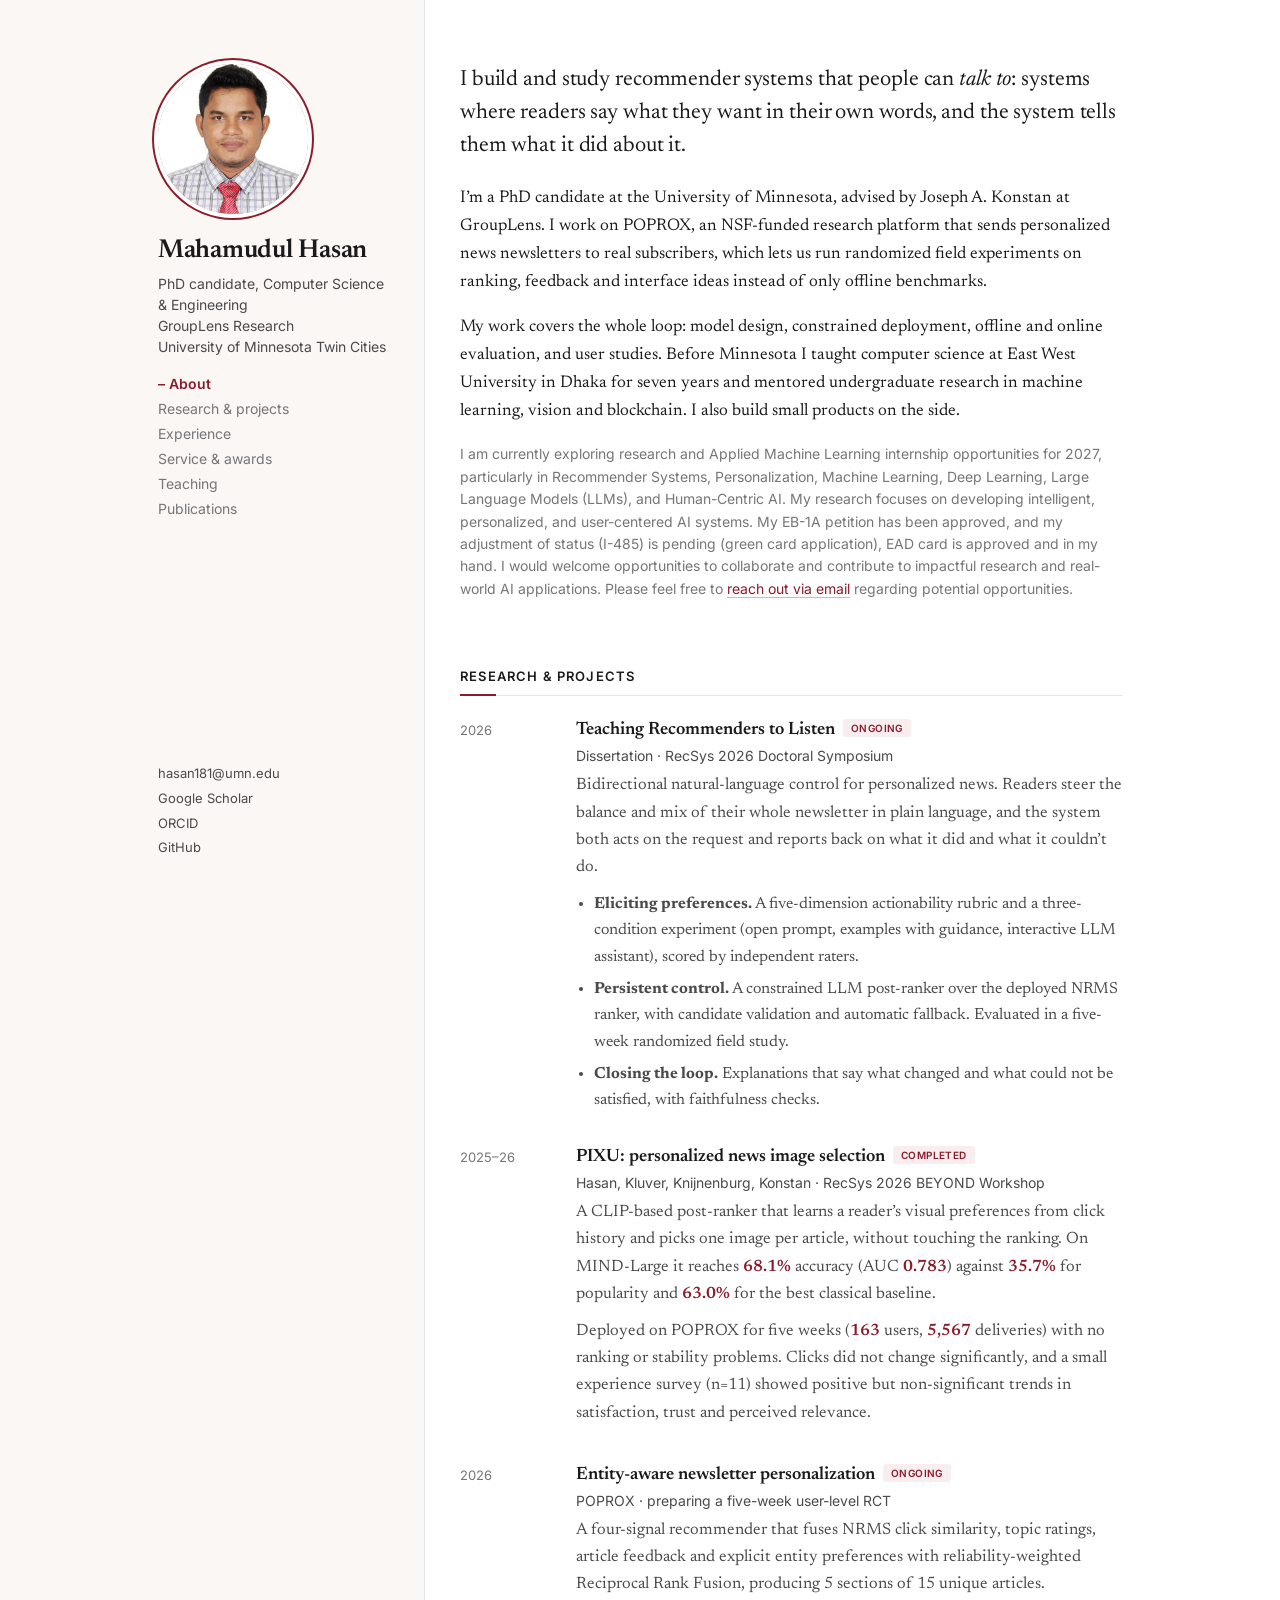
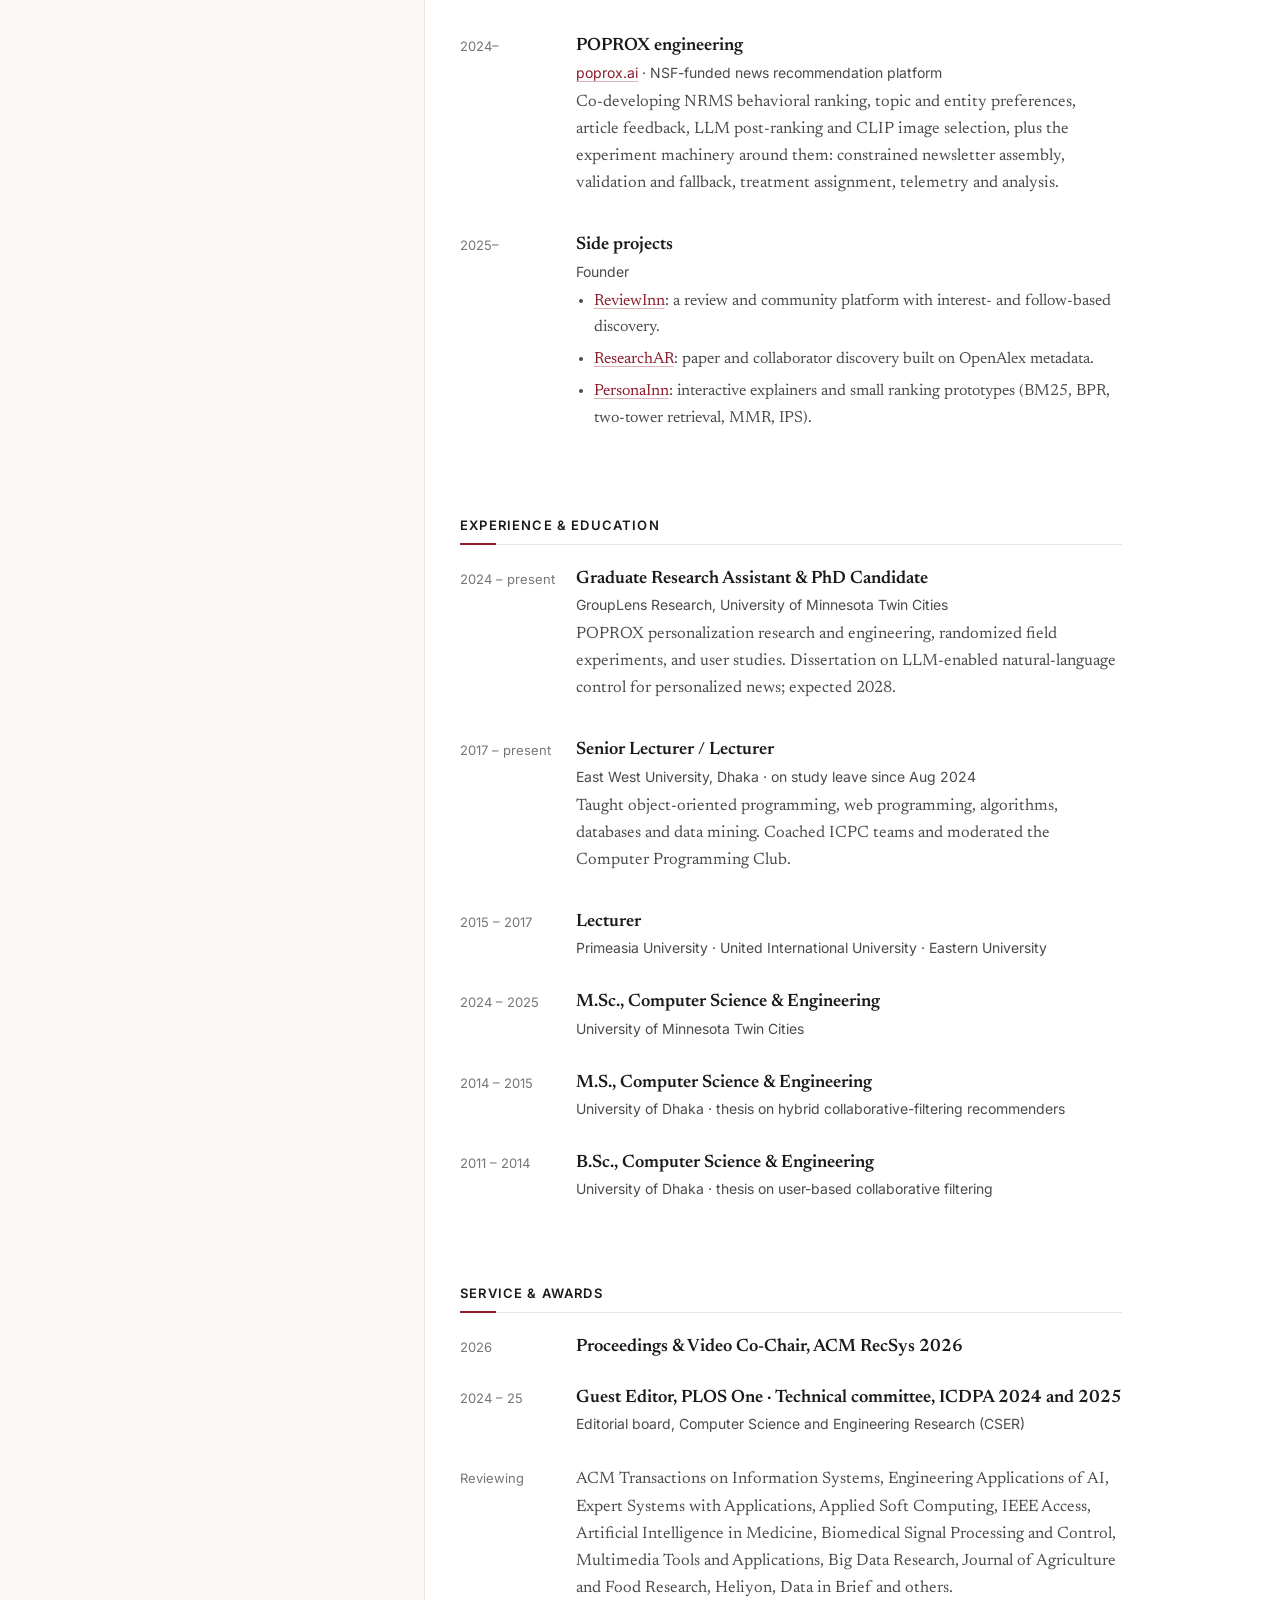
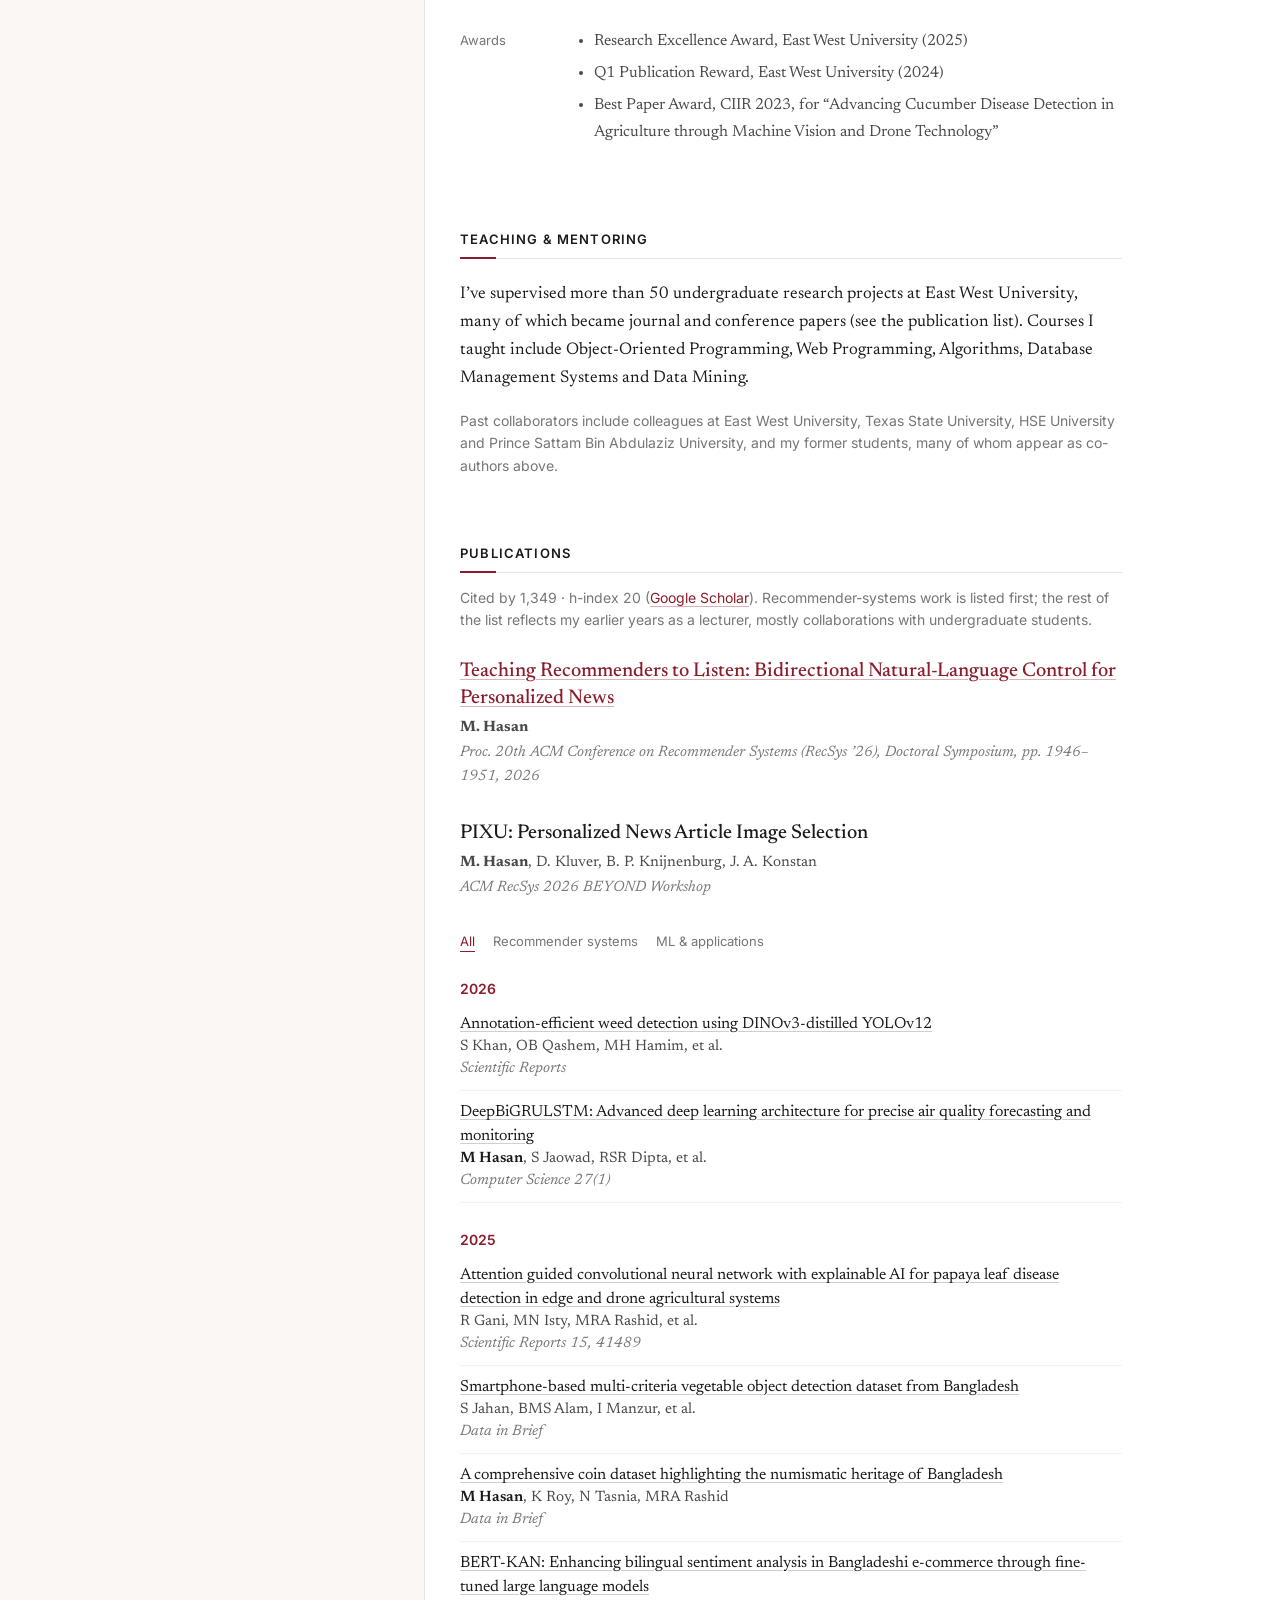
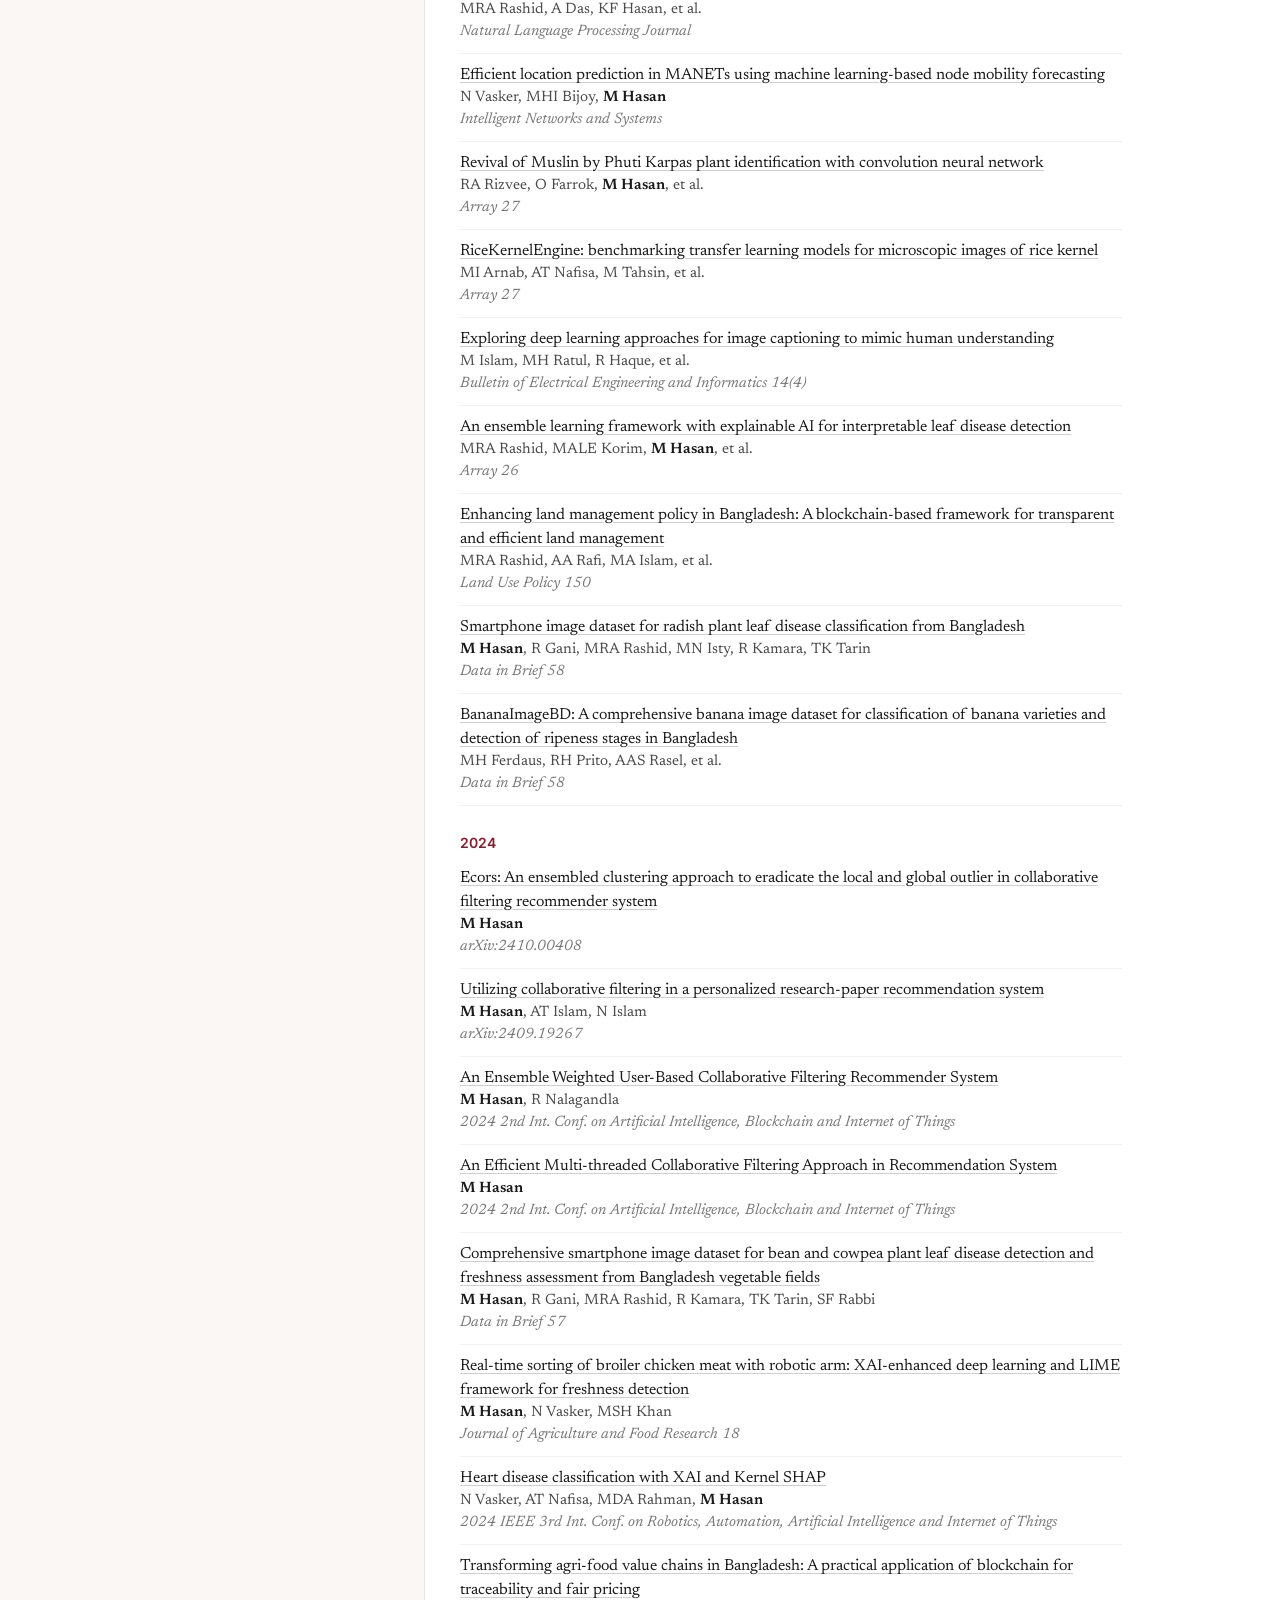
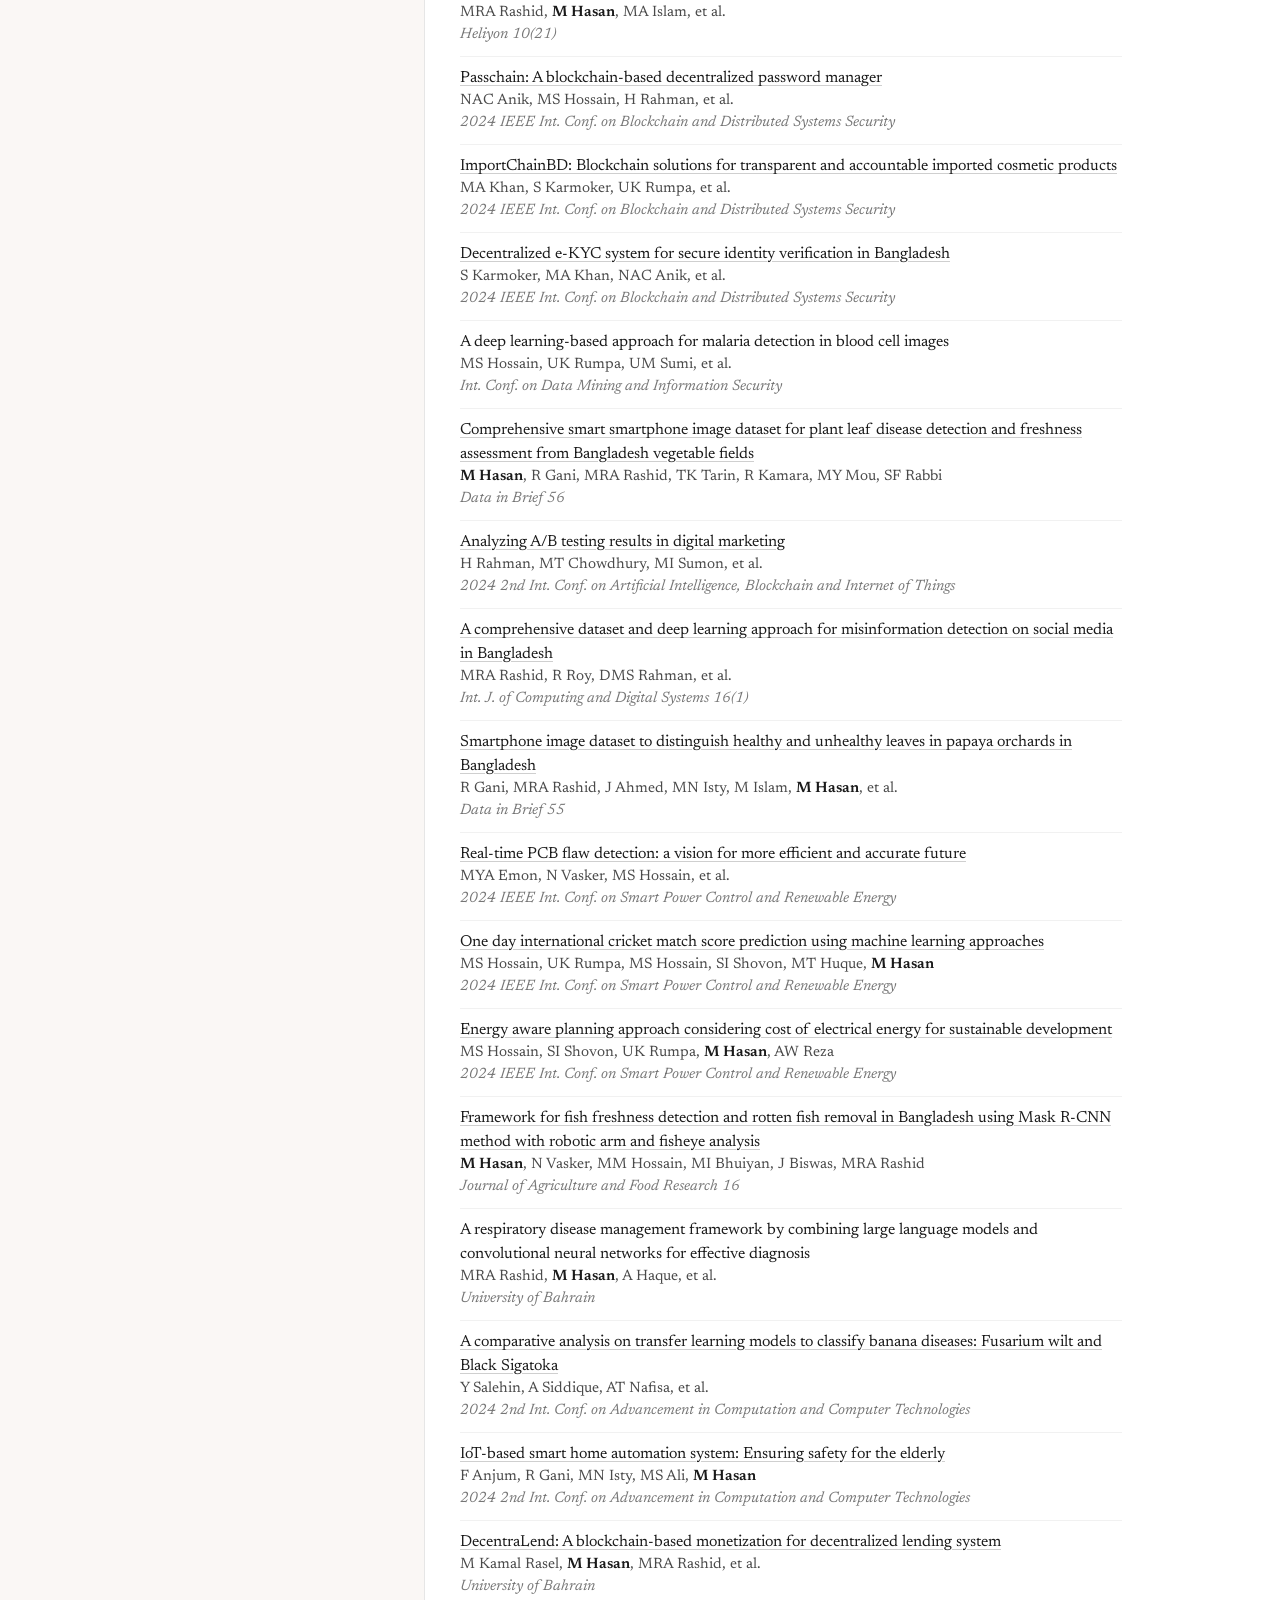
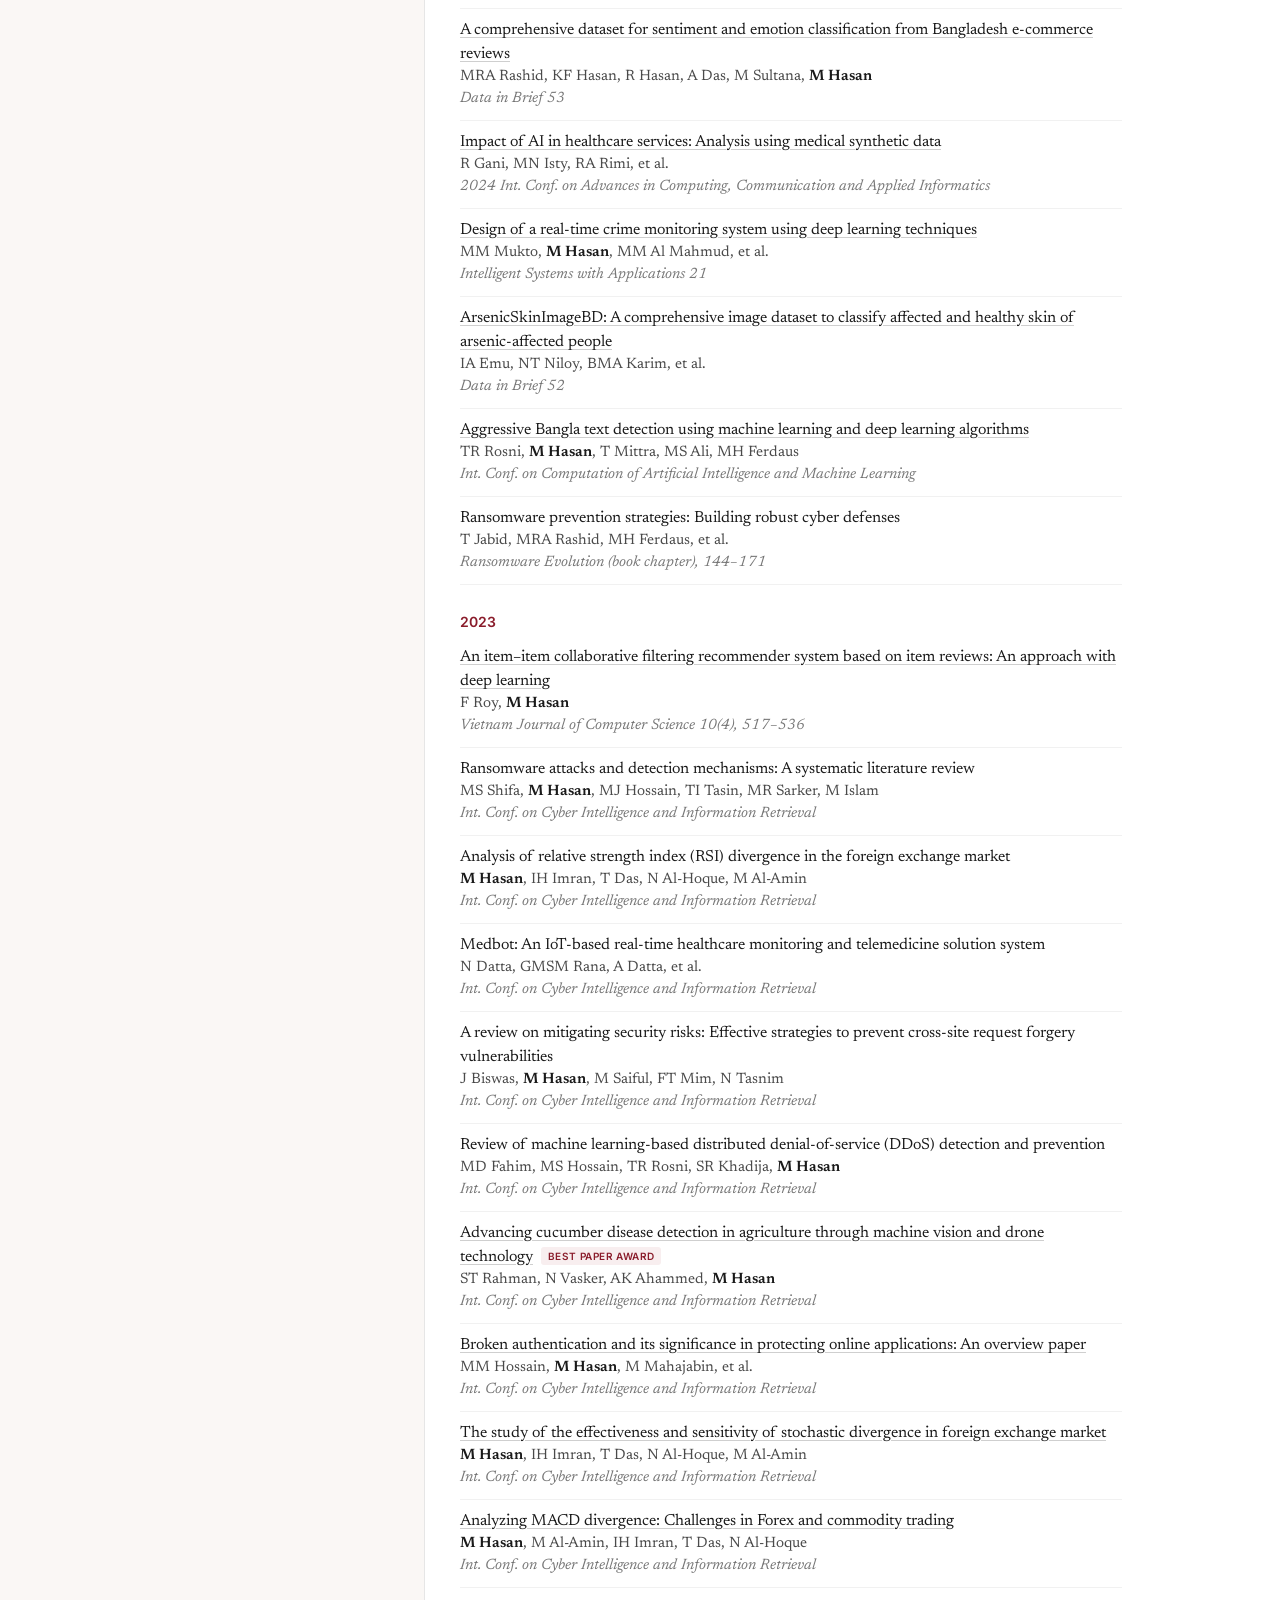
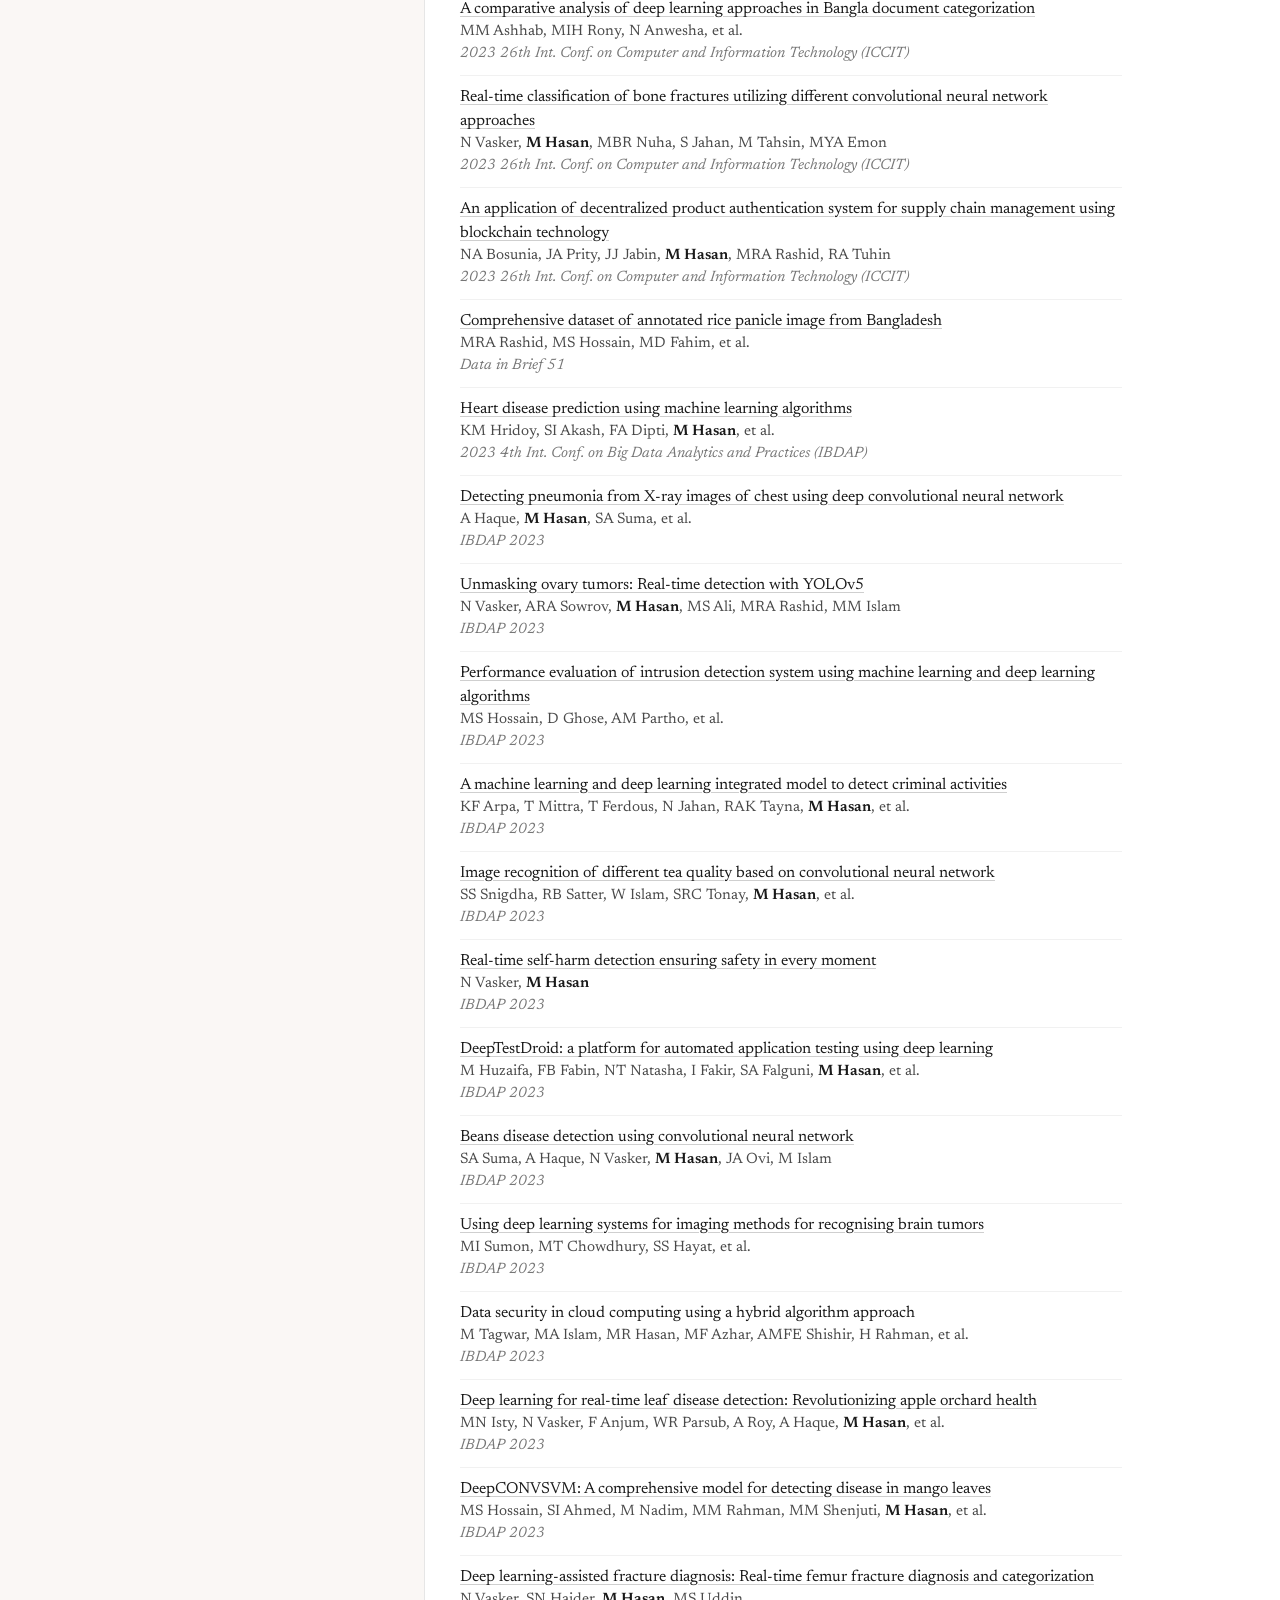
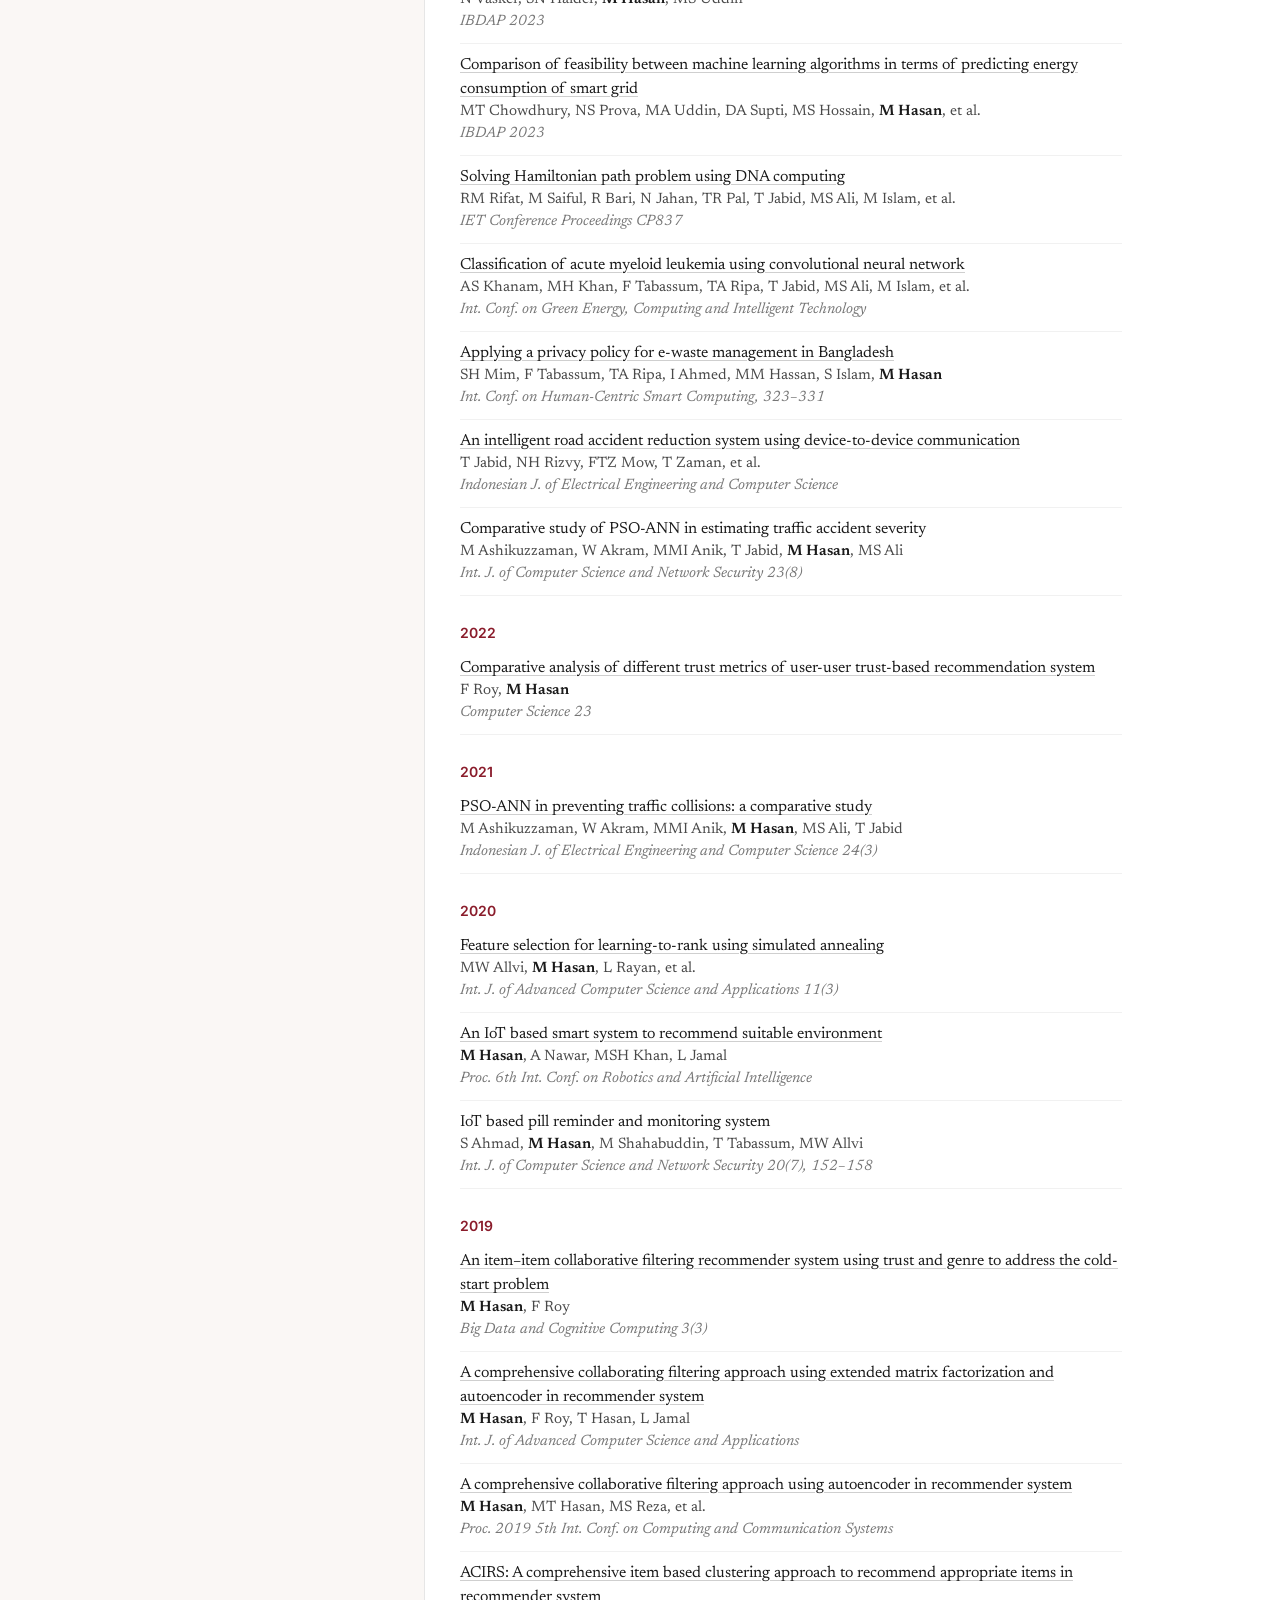
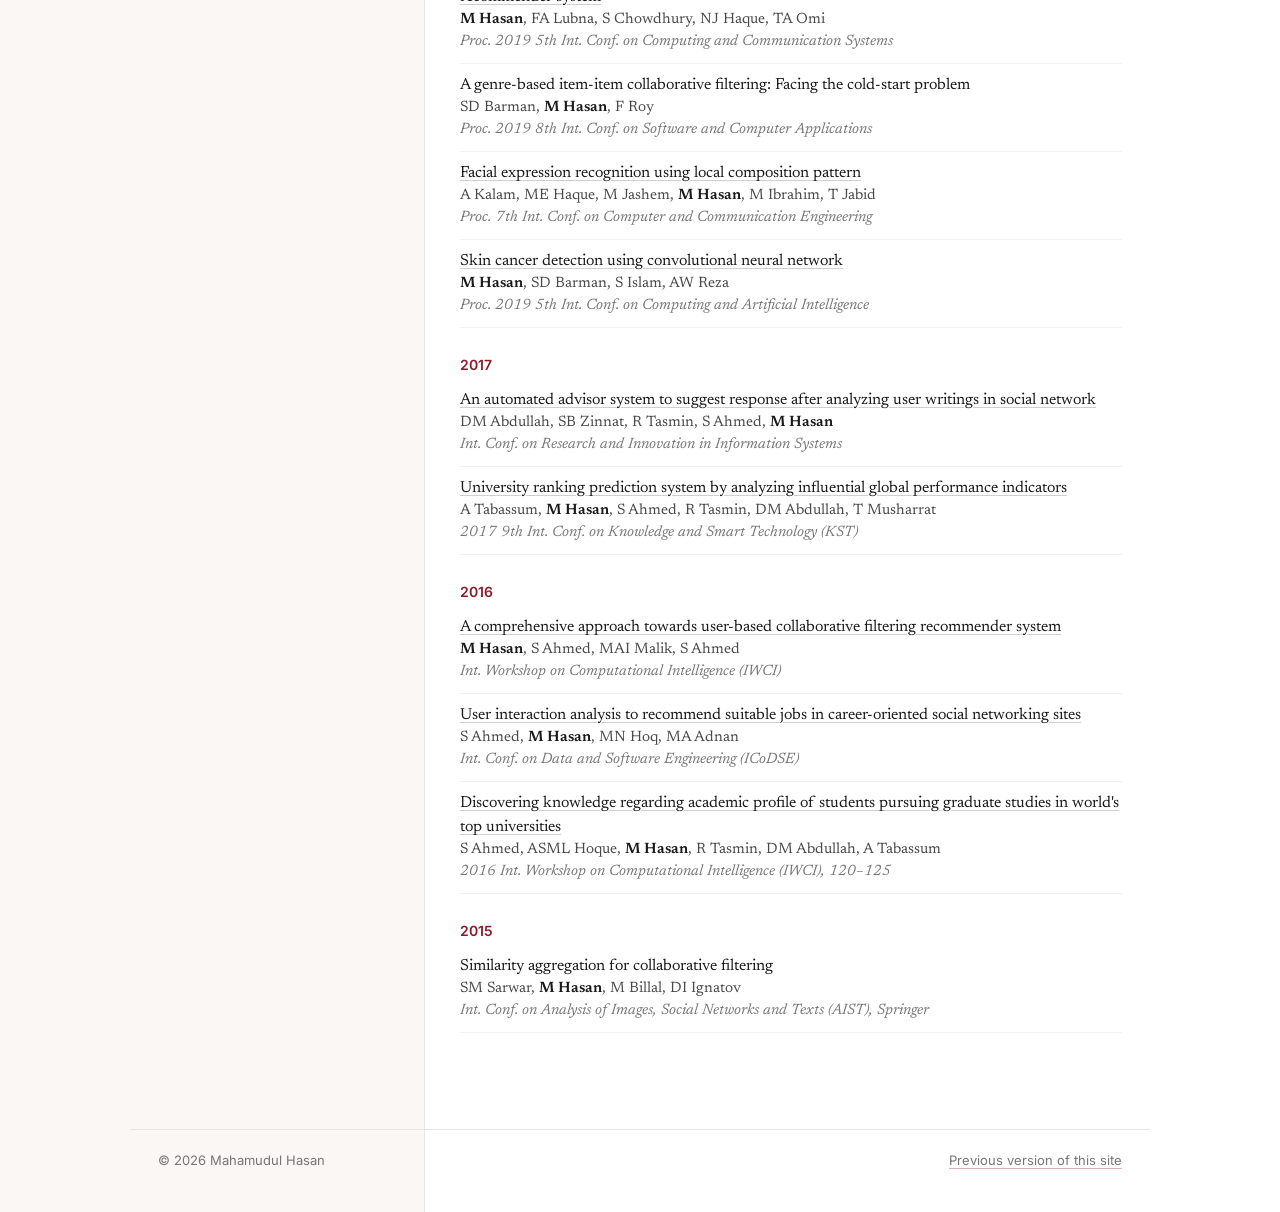
<file: index.html>
<!doctype html>
<html lang="en">
<head>
<meta charset="utf-8">
<meta name="viewport" content="width=device-width,initial-scale=1">
<title>Mahamudul Hasan</title>
<meta name="description" content="Mahamudul Hasan is a PhD candidate at the University of Minnesota (GroupLens) working on recommender systems, natural-language control and personalized news.">
<meta property="og:title" content="Mahamudul Hasan">
<meta property="og:description" content="PhD candidate in recommender systems at GroupLens, University of Minnesota.">
<meta property="og:type" content="website">
<meta property="og:image" content="https://mahamudul.pp.ua/profile.jpg">
<link rel="canonical" href="https://mahamudul.pp.ua/">
<link rel="preconnect" href="https://fonts.googleapis.com">
<link rel="preconnect" href="https://fonts.gstatic.com" crossorigin>
<link href="https://fonts.googleapis.com/css2?family=Inter:wght@400;500;600&family=Newsreader:ital,opsz,wght@0,6..72,400;0,6..72,500;0,6..72,600;1,6..72,400&display=swap" rel="stylesheet">
<style>
:root{--ink:#1a1a1a;--soft:#4a4a4a;--mute:#767676;--rule:#e6e6e6;--link:#8a1c2b;--tint:#f8eeef;--warm:#faf7f5;--serif:'Newsreader',Georgia,serif;--sans:'Inter',system-ui,sans-serif}
*{box-sizing:border-box}
html{scroll-behavior:smooth}
body{margin:0;background:#fff;color:var(--ink);font:17px/1.65 var(--serif)}
a{color:var(--link);text-decoration:underline;text-decoration-thickness:1px;text-underline-offset:3px;text-decoration-color:#d9b3b8}
a:hover{text-decoration-color:var(--link);background:var(--tint)}
a:focus-visible{outline:2px solid var(--link);outline-offset:3px}
.skip{position:absolute;left:-9999px}.skip:focus{left:12px;top:12px;background:#fff;padding:8px;z-index:9}

.page{max-width:1020px;margin:0 auto;padding:0 28px;display:grid;grid-template-columns:230px 1fr;gap:72px}
aside{position:sticky;top:0;align-self:start;padding:64px 0 40px;height:100vh;display:flex;flex-direction:column}
aside img{width:150px;height:150px;border-radius:50%;object-fit:cover;object-position:50% 25%;display:block;margin-bottom:22px;box-shadow:0 0 0 4px #fff,0 0 0 6px var(--link)}
aside h1{font:600 26px/1.2 var(--serif);margin:0 0 6px;letter-spacing:-.01em}
aside .role{font:14px/1.5 var(--sans);color:var(--soft);margin:0 0 20px}
nav{font:14px/1 var(--sans);display:flex;flex-direction:column;gap:11px;margin-bottom:26px}
nav a{color:var(--mute);text-decoration:none}
nav a:hover{background:none}nav a:hover,nav a.on{color:var(--ink)}
nav a.on{color:var(--link);font-weight:600}nav a.on:before{content:"– "}
.contact{font:13px/1.9 var(--sans);margin-top:auto}
.contact a{color:var(--soft);text-decoration:none;display:block}
.contact a:hover{color:var(--link);background:none}

main{padding:64px 0 40px;min-width:0}
section{padding-bottom:56px;scroll-margin-top:36px}
h2{font:600 13px/1 var(--sans);letter-spacing:.09em;text-transform:uppercase;color:var(--ink);margin:0 0 22px;padding-bottom:12px;border-bottom:1px solid var(--rule);position:relative}h2:before{content:'';position:absolute;left:0;bottom:-1px;width:36px;height:2px;background:var(--link)}
p{margin:0 0 1em}
.lede{font-size:22px;line-height:1.5;letter-spacing:-.005em}
.lede em{font-style:italic}
.small{font:14px/1.6 var(--sans);color:var(--mute)}

.item{display:grid;grid-template-columns:96px 1fr;gap:20px;margin-bottom:26px}
.when{font:13px/1.9 var(--sans);color:var(--mute)}
.item h3{font:600 18px/1.4 var(--serif);margin:0}
.item .where{font:14px/1.5 var(--sans);color:var(--soft);margin:2px 0 6px}
.item p{margin:0 0 .6em;color:var(--soft);font-size:16.5px}
.item ul{margin:.4em 0 0;padding-left:1.1em;color:var(--soft);font-size:16px}
.item li{margin-bottom:.35em}
.num{font-variant-numeric:tabular-nums;color:var(--link);font-weight:600}.tag{display:inline-block;font:600 11px/1 var(--sans);letter-spacing:.04em;text-transform:uppercase;color:var(--link);background:var(--tint);padding:4px 8px;border-radius:3px;margin-left:8px;vertical-align:2px}.item h3 .tag{font-size:10px}

.filters{font:13px var(--sans);margin-bottom:6px;display:flex;gap:18px;flex-wrap:wrap}
.filters button{font:inherit;background:none;border:0;padding:2px 0;color:var(--mute);cursor:pointer;border-bottom:1px solid transparent}
.filters button[aria-pressed=true]{color:var(--link);border-bottom-color:var(--link)}
.filters button:focus-visible{outline:2px solid var(--link);outline-offset:3px}
.yr{font:600 14px var(--sans);color:var(--link);margin:28px 0 6px}
.pub{padding:9px 0;border-bottom:1px solid #f1f1f1;font-size:16px;line-height:1.5}
.pub .t{color:var(--ink)}.pub .t a{color:var(--ink);text-decoration-color:#cfcfcf}.pub .t a:hover{color:var(--link);text-decoration-color:var(--link)}
.pub .a{display:block;color:var(--soft);font-size:15px}
.pub .a b{color:var(--ink);font-weight:600}
.pub .v{display:block;color:var(--mute);font-size:15px;font-style:italic}
.pub .note{font:600 10px var(--sans);letter-spacing:.04em;text-transform:uppercase;color:var(--link);background:var(--tint);padding:3px 7px;border-radius:3px;margin-left:8px;font-style:normal;vertical-align:1px}
.feat{margin-bottom:30px}
.feat h3{font:500 20px/1.35 var(--serif);margin:0 0 4px}
.feat .a{font-size:15px;color:var(--soft)}
.feat .v{font-size:15px;color:var(--mute);font-style:italic;margin-bottom:8px}
.feat p{font-size:16.5px;color:var(--soft);margin:0}

.cols{display:grid;grid-template-columns:1fr 1fr;gap:10px 40px;font-size:16px;color:var(--soft)}
.cols div b{display:block;color:var(--ink);font-weight:500}
.cols div{margin-bottom:12px}

footer{max-width:1020px;margin:0 auto;padding:22px 28px 44px;font:13px var(--sans);color:var(--mute);border-top:1px solid var(--rule);display:flex;justify-content:space-between;gap:12px;flex-wrap:wrap}
footer a{color:var(--mute)}

@media(min-width:861px){body{--edge:294px;background:linear-gradient(90deg,var(--warm) var(--edge),var(--rule) var(--edge),var(--rule) calc(var(--edge) + 1px),#fff calc(var(--edge) + 1px))}}
@media(min-width:1020px){body{--edge:calc(50% - 216px)}}
@media(max-width:860px){
 .page{grid-template-columns:1fr;gap:0}
 aside{position:static;height:auto;padding:40px 0 8px}
 aside img{width:112px;height:112px}
 nav{flex-direction:row;flex-wrap:wrap;gap:8px 18px;margin-bottom:18px}
 nav a.on:before{content:""}
 .contact{margin-top:0;display:flex;gap:6px 18px;flex-wrap:wrap}
 main{padding-top:28px}
}
@media(max-width:560px){
 body{font-size:16.5px}.lede{font-size:19px}
 .item{grid-template-columns:1fr;gap:0}.when{margin-bottom:2px}
 .cols{grid-template-columns:1fr}
 .page,footer{padding-left:20px;padding-right:20px}
}
@media(prefers-reduced-motion:reduce){html{scroll-behavior:auto}}
@media print{aside nav,.filters{display:none}.page{display:block}aside{position:static;height:auto}}
</style>
</head>
<body>
<a class="skip" href="#about">Skip to content</a>
<div class="page">
<aside>
  <img src="profile.jpg" alt="Mahamudul Hasan" width="150" height="150">
  <h1>Mahamudul Hasan</h1>
  <p class="role">PhD candidate, Computer Science &amp; Engineering<br>GroupLens Research<br>University of Minnesota Twin Cities</p>
  <nav aria-label="Sections">
    <a href="#about">About</a>
    <a href="#work">Research &amp; projects</a>
    <a href="#experience">Experience</a>
    <a href="#service">Service &amp; awards</a>
    <a href="#mentoring">Teaching</a>
    <a href="#publications">Publications</a>
  </nav>
  <div class="contact">
    <a href="mailto:hasan181@umn.edu">hasan181@umn.edu</a>
    <a href="https://scholar.google.com/citations?user=_Jit0HQAAAAJ" target="_blank" rel="noopener">Google Scholar</a>
    <a href="https://orcid.org/0000-0002-4311-8688" target="_blank" rel="noopener">ORCID</a>
    <a href="https://github.com/mahamudul4" target="_blank" rel="noopener">GitHub</a>
  </div>
</aside>

<main>
<section id="about">
  <p class="lede">I build and study recommender systems that people can <em>talk to</em>: systems where readers say what they want in their own words, and the system tells them what it did about it.</p>
  <p>I’m a PhD candidate at the University of Minnesota, advised by Joseph A. Konstan at GroupLens. I work on POPROX, an NSF-funded research platform that sends personalized news newsletters to real subscribers, which lets us run randomized field experiments on ranking, feedback and interface ideas instead of only offline benchmarks.</p>
  <p>My work covers the whole loop: model design, constrained deployment, offline and online evaluation, and user studies. Before Minnesota I taught computer science at East West University in Dhaka for seven years and mentored undergraduate research in machine learning, vision and blockchain. I also build small products on the side.</p>
  <p class="small">I am currently exploring research and Applied Machine Learning
  internship opportunities for 2027, particularly in Recommender Systems,
  Personalization, Machine Learning, Deep Learning, Large Language Models (LLMs),
  and Human-Centric AI. My research focuses on developing intelligent,
  personalized, and user-centered AI systems.

  My EB-1A petition has been approved, and my adjustment of status
  (I-485) is pending (green card application), EAD card is approved and in my hand.

  I would welcome opportunities to collaborate and contribute to
  impactful research and real-world AI applications.
  Please feel free to
  <a href="mailto:hasan181@umn.edu">reach out via email</a>
  regarding potential opportunities.</p>
</section>

<section id="work">
  <h2>Research &amp; projects</h2>

  <div class="item">
    <div class="when">2026</div>
    <div>
      <h3>Teaching Recommenders to Listen<span class="tag">Ongoing</span></h3>
      <div class="where">Dissertation · RecSys 2026 Doctoral Symposium</div>
      <p>Bidirectional natural-language control for personalized news. Readers steer the balance and mix of their whole newsletter in plain language, and the system both acts on the request and reports back on what it did and what it couldn’t do.</p>
      <ul>
        <li><b>Eliciting preferences.</b> A five-dimension actionability rubric and a three-condition experiment (open prompt, examples with guidance, interactive LLM assistant), scored by independent raters.</li>
        <li><b>Persistent control.</b> A constrained LLM post-ranker over the deployed NRMS ranker, with candidate validation and automatic fallback. Evaluated in a five-week randomized field study.</li>
        <li><b>Closing the loop.</b> Explanations that say what changed and what could not be satisfied, with faithfulness checks.</li>
      </ul>
    </div>
  </div>

  <div class="item">
    <div class="when">2025–26</div>
    <div>
      <h3>PIXU: personalized news image selection<span class="tag">Completed</span></h3>
      <div class="where">Hasan, Kluver, Knijnenburg, Konstan · RecSys 2026 BEYOND Workshop</div>
      <p>A CLIP-based post-ranker that learns a reader’s visual preferences from click history and picks one image per article, without touching the ranking. On MIND-Large it reaches <span class="num">68.1%</span> accuracy (AUC <span class="num">0.783</span>) against <span class="num">35.7%</span> for popularity and <span class="num">63.0%</span> for the best classical baseline.</p>
      <p>Deployed on POPROX for five weeks (<span class="num">163</span> users, <span class="num">5,567</span> deliveries) with no ranking or stability problems. Clicks did not change significantly, and a small experience survey (n=11) showed positive but non-significant trends in satisfaction, trust and perceived relevance.</p>
    </div>
  </div>

  <div class="item">
    <div class="when">2026</div>
    <div>
      <h3>Entity-aware newsletter personalization<span class="tag">Ongoing</span></h3>
      <div class="where">POPROX · preparing a five-week user-level RCT</div>
      <p>A four-signal recommender that fuses NRMS click similarity, topic ratings, article feedback and explicit entity preferences with reliability-weighted Reciprocal Rank Fusion, producing 5 sections of 15 unique articles.</p>
    </div>
  </div>

  <div class="item">
    <div class="when">2024–</div>
    <div>
      <h3>POPROX engineering</h3>
      <div class="where"><a href="https://poprox.ai" target="_blank" rel="noopener">poprox.ai</a> · NSF-funded news recommendation platform</div>
      <p>Co-developing NRMS behavioral ranking, topic and entity preferences, article feedback, LLM post-ranking and CLIP image selection, plus the experiment machinery around them: constrained newsletter assembly, validation and fallback, treatment assignment, telemetry and analysis.</p>
    </div>
  </div>

  <div class="item">
    <div class="when">2025–</div>
    <div>
      <h3>Side projects</h3>
      <div class="where">Founder</div>
      <ul>
        <li><a href="https://reviewinn.com" target="_blank" rel="noopener">ReviewInn</a>: a review and community platform with interest- and follow-based discovery.</li>
        <li><a href="https://researchar.com" target="_blank" rel="noopener">ResearchAR</a>: paper and collaborator discovery built on OpenAlex metadata.</li>
        <li><a href="https://personainn.com" target="_blank" rel="noopener">PersonaInn</a>: interactive explainers and small ranking prototypes (BM25, BPR, two-tower retrieval, MMR, IPS).</li>
      </ul>
    </div>
  </div>
</section>

<section id="experience">
  <h2>Experience &amp; education</h2>
  <div class="item"><div class="when">2024 – present</div><div>
    <h3>Graduate Research Assistant &amp; PhD Candidate</h3>
    <div class="where">GroupLens Research, University of Minnesota Twin Cities</div>
    <p>POPROX personalization research and engineering, randomized field experiments, and user studies. Dissertation on LLM-enabled natural-language control for personalized news; expected 2028.</p>
  </div></div>
  <div class="item"><div class="when">2017 – present</div><div>
    <h3>Senior Lecturer / Lecturer</h3>
    <div class="where">East West University, Dhaka · on study leave since Aug 2024</div>
    <p>Taught object-oriented programming, web programming, algorithms, databases and data mining. Coached ICPC teams and moderated the Computer Programming Club.</p>
  </div></div>
  <div class="item"><div class="when">2015 – 2017</div><div>
    <h3>Lecturer</h3>
    <div class="where">Primeasia University · United International University · Eastern University</div>
  </div></div>
  <div class="item"><div class="when">2024 – 2025</div><div>
    <h3>M.Sc., Computer Science &amp; Engineering</h3>
    <div class="where">University of Minnesota Twin Cities</div>
  </div></div>
  <div class="item"><div class="when">2014 – 2015</div><div>
    <h3>M.S., Computer Science &amp; Engineering</h3>
    <div class="where">University of Dhaka · thesis on hybrid collaborative-filtering recommenders</div>
  </div></div>
  <div class="item"><div class="when">2011 – 2014</div><div>
    <h3>B.Sc., Computer Science &amp; Engineering</h3>
    <div class="where">University of Dhaka · thesis on user-based collaborative filtering</div>
  </div></div>
</section>

<section id="service">
  <h2>Service &amp; awards</h2>
  <div class="item"><div class="when">2026</div><div>
    <h3>Proceedings &amp; Video Co-Chair, ACM RecSys 2026</h3>
  </div></div>
  <div class="item"><div class="when">2024 – 25</div><div>
    <h3>Guest Editor, PLOS One · Technical committee, ICDPA 2024 and 2025</h3>
    <div class="where">Editorial board, Computer Science and Engineering Research (CSER)</div>
  </div></div>
  <div class="item"><div class="when">Reviewing</div><div>
    <p style="margin:0">ACM Transactions on Information Systems, Engineering Applications of AI, Expert Systems with Applications, Applied Soft Computing, IEEE Access, Artificial Intelligence in Medicine, Biomedical Signal Processing and Control, Multimedia Tools and Applications, Big Data Research, Journal of Agriculture and Food Research, Heliyon, Data in Brief and others.</p>
  </div></div>
  <div class="item"><div class="when">Awards</div><div>
    <ul style="margin:0;padding-left:1.1em">
      <li>Research Excellence Award, East West University (2025)</li>
      <li>Q1 Publication Reward, East West University (2024)</li>
      <li>Best Paper Award, CIIR 2023, for “Advancing Cucumber Disease Detection in Agriculture through Machine Vision and Drone Technology”</li>
    </ul>
  </div></div>
</section>

<section id="mentoring">
  <h2>Teaching &amp; mentoring</h2>
  <p>I’ve supervised more than 50 undergraduate research projects at East West University, many of which became journal and conference papers (see the publication list). Courses I taught include Object-Oriented Programming, Web Programming, Algorithms, Database Management Systems and Data Mining.</p>
  <p class="small">Past collaborators include colleagues at East West University, Texas State University, HSE University and Prince Sattam Bin Abdulaziz University, and my former students, many of whom appear as co-authors above.</p>
</section>
<section id="publications">
  <h2>Publications</h2>
  <p class="small" style="margin-top:-8px">Cited by 1,349 · h-index 20 (<a href="https://scholar.google.com/citations?user=_Jit0HQAAAAJ" target="_blank" rel="noopener">Google Scholar</a>). Recommender-systems work is listed first; the rest of the list reflects my earlier years as a lecturer, mostly collaborations with undergraduate students.</p>

  <div class="feat" style="margin-top:26px">
    <h3><a href="https://doi.org/10.1145/3773078.3831940" target="_blank" rel="noopener">Teaching Recommenders to Listen: Bidirectional Natural-Language Control for Personalized News</a></h3>
    <div class="a"><b>M. Hasan</b></div>
    <div class="v">Proc. 20th ACM Conference on Recommender Systems (RecSys ’26), Doctoral Symposium, pp. 1946–1951, 2026</div>
  </div>
  <div class="feat">
    <h3>PIXU: Personalized News Article Image Selection</h3>
    <div class="a"><b>M. Hasan</b>, D. Kluver, B. P. Knijnenburg, J. A. Konstan</div>
    <div class="v">ACM RecSys 2026 BEYOND Workshop</div>
  </div>

  <div class="filters" role="group" aria-label="Filter publications">
    <button type="button" data-f="all" aria-pressed="true">All</button>
    <button type="button" data-f="rec" aria-pressed="false">Recommender systems</button>
    <button type="button" data-f="ml" aria-pressed="false">ML &amp; applications</button>
  </div>
  <div id="pubs"></div>
</section>

</main>
</div>

<footer>
  <span>© <span id="yr">2026</span> Mahamudul Hasan</span>
  <span><a href="https://github.com/mahamudul4/mahamudul4.github.io/blob/70e40a0a987c0e656ab450262890f1ac54d893c7/index.html" target="_blank" rel="noopener">Previous version of this site</a></span>
</footer>

<script>
// [year, title, authors, venue, area]  area: rec = recommender systems, ml = everything else
const P = [
[2024,"Ecors: An ensembled clustering approach to eradicate the local and global outlier in collaborative filtering recommender system","M Hasan","arXiv:2410.00408","rec"],
[2024,"Utilizing collaborative filtering in a personalized research-paper recommendation system","M Hasan, AT Islam, N Islam","arXiv:2409.19267","rec"],
[2024,"An Ensemble Weighted User-Based Collaborative Filtering Recommender System","M Hasan, R Nalagandla","2024 2nd Int. Conf. on Artificial Intelligence, Blockchain and Internet of Things","rec"],
[2024,"An Efficient Multi-threaded Collaborative Filtering Approach in Recommendation System","M Hasan","2024 2nd Int. Conf. on Artificial Intelligence, Blockchain and Internet of Things","rec"],
[2023,"An item–item collaborative filtering recommender system based on item reviews: An approach with deep learning","F Roy, M Hasan","Vietnam Journal of Computer Science 10(4), 517–536","rec"],
[2022,"Comparative analysis of different trust metrics of user-user trust-based recommendation system","F Roy, M Hasan","Computer Science 23","rec"],
[2020,"Feature selection for learning-to-rank using simulated annealing","MW Allvi, M Hasan, L Rayan, et al.","Int. J. of Advanced Computer Science and Applications 11(3)","rec"],
[2020,"An IoT based smart system to recommend suitable environment","M Hasan, A Nawar, MSH Khan, L Jamal","Proc. 6th Int. Conf. on Robotics and Artificial Intelligence","rec"],
[2019,"An item–item collaborative filtering recommender system using trust and genre to address the cold-start problem","M Hasan, F Roy","Big Data and Cognitive Computing 3(3)","rec"],
[2019,"A comprehensive collaborating filtering approach using extended matrix factorization and autoencoder in recommender system","M Hasan, F Roy, T Hasan, L Jamal","Int. J. of Advanced Computer Science and Applications","rec"],
[2019,"A comprehensive collaborative filtering approach using autoencoder in recommender system","M Hasan, MT Hasan, MS Reza, et al.","Proc. 2019 5th Int. Conf. on Computing and Communication Systems","rec"],
[2019,"ACIRS: A comprehensive item based clustering approach to recommend appropriate items in recommender system","M Hasan, FA Lubna, S Chowdhury, NJ Haque, TA Omi","Proc. 2019 5th Int. Conf. on Computing and Communication Systems","rec"],
[2019,"A genre-based item-item collaborative filtering: Facing the cold-start problem","SD Barman, M Hasan, F Roy","Proc. 2019 8th Int. Conf. on Software and Computer Applications","rec"],
[2017,"An automated advisor system to suggest response after analyzing user writings in social network","DM Abdullah, SB Zinnat, R Tasmin, S Ahmed, M Hasan","Int. Conf. on Research and Innovation in Information Systems","rec"],
[2016,"A comprehensive approach towards user-based collaborative filtering recommender system","M Hasan, S Ahmed, MAI Malik, S Ahmed","Int. Workshop on Computational Intelligence (IWCI)","rec"],
[2016,"User interaction analysis to recommend suitable jobs in career-oriented social networking sites","S Ahmed, M Hasan, MN Hoq, MA Adnan","Int. Conf. on Data and Software Engineering (ICoDSE)","rec"],
[2015,"Similarity aggregation for collaborative filtering","SM Sarwar, M Hasan, M Billal, DI Ignatov","Int. Conf. on Analysis of Images, Social Networks and Texts (AIST), Springer","rec"],

[2026,"Annotation-efficient weed detection using DINOv3-distilled YOLOv12","S Khan, OB Qashem, MH Hamim, et al.","Scientific Reports","ml"],
[2026,"DeepBiGRULSTM: Advanced deep learning architecture for precise air quality forecasting and monitoring","M Hasan, S Jaowad, RSR Dipta, et al.","Computer Science 27(1)","ml"],
[2025,"Attention guided convolutional neural network with explainable AI for papaya leaf disease detection in edge and drone agricultural systems","R Gani, MN Isty, MRA Rashid, et al.","Scientific Reports 15, 41489","ml"],
[2025,"Smartphone-based multi-criteria vegetable object detection dataset from Bangladesh","S Jahan, BMS Alam, I Manzur, et al.","Data in Brief","ml"],
[2025,"A comprehensive coin dataset highlighting the numismatic heritage of Bangladesh","M Hasan, K Roy, N Tasnia, MRA Rashid","Data in Brief","ml"],
[2025,"BERT-KAN: Enhancing bilingual sentiment analysis in Bangladeshi e-commerce through fine-tuned large language models","MRA Rashid, A Das, KF Hasan, et al.","Natural Language Processing Journal","ml"],
[2025,"Efficient location prediction in MANETs using machine learning-based node mobility forecasting","N Vasker, MHI Bijoy, M Hasan","Intelligent Networks and Systems","ml"],
[2025,"Revival of Muslin by Phuti Karpas plant identification with convolution neural network","RA Rizvee, O Farrok, M Hasan, et al.","Array 27","ml"],
[2025,"RiceKernelEngine: benchmarking transfer learning models for microscopic images of rice kernel","MI Arnab, AT Nafisa, M Tahsin, et al.","Array 27","ml"],
[2025,"Exploring deep learning approaches for image captioning to mimic human understanding","M Islam, MH Ratul, R Haque, et al.","Bulletin of Electrical Engineering and Informatics 14(4)","ml"],
[2025,"An ensemble learning framework with explainable AI for interpretable leaf disease detection","MRA Rashid, MALE Korim, M Hasan, et al.","Array 26","ml"],
[2025,"Enhancing land management policy in Bangladesh: A blockchain-based framework for transparent and efficient land management","MRA Rashid, AA Rafi, MA Islam, et al.","Land Use Policy 150","ml"],
[2025,"Smartphone image dataset for radish plant leaf disease classification from Bangladesh","M Hasan, R Gani, MRA Rashid, MN Isty, R Kamara, TK Tarin","Data in Brief 58","ml"],
[2025,"BananaImageBD: A comprehensive banana image dataset for classification of banana varieties and detection of ripeness stages in Bangladesh","MH Ferdaus, RH Prito, AAS Rasel, et al.","Data in Brief 58","ml"],
[2024,"Comprehensive smartphone image dataset for bean and cowpea plant leaf disease detection and freshness assessment from Bangladesh vegetable fields","M Hasan, R Gani, MRA Rashid, R Kamara, TK Tarin, SF Rabbi","Data in Brief 57","ml"],
[2024,"Real-time sorting of broiler chicken meat with robotic arm: XAI-enhanced deep learning and LIME framework for freshness detection","M Hasan, N Vasker, MSH Khan","Journal of Agriculture and Food Research 18","ml"],
[2024,"Heart disease classification with XAI and Kernel SHAP","N Vasker, AT Nafisa, MDA Rahman, M Hasan","2024 IEEE 3rd Int. Conf. on Robotics, Automation, Artificial Intelligence and Internet of Things","ml"],
[2024,"Transforming agri-food value chains in Bangladesh: A practical application of blockchain for traceability and fair pricing","MRA Rashid, M Hasan, MA Islam, et al.","Heliyon 10(21)","ml"],
[2024,"Passchain: A blockchain-based decentralized password manager","NAC Anik, MS Hossain, H Rahman, et al.","2024 IEEE Int. Conf. on Blockchain and Distributed Systems Security","ml"],
[2024,"ImportChainBD: Blockchain solutions for transparent and accountable imported cosmetic products","MA Khan, S Karmoker, UK Rumpa, et al.","2024 IEEE Int. Conf. on Blockchain and Distributed Systems Security","ml"],
[2024,"Decentralized e-KYC system for secure identity verification in Bangladesh","S Karmoker, MA Khan, NAC Anik, et al.","2024 IEEE Int. Conf. on Blockchain and Distributed Systems Security","ml"],
[2024,"A deep learning-based approach for malaria detection in blood cell images","MS Hossain, UK Rumpa, UM Sumi, et al.","Int. Conf. on Data Mining and Information Security","ml"],
[2024,"Comprehensive smart smartphone image dataset for plant leaf disease detection and freshness assessment from Bangladesh vegetable fields","M Hasan, R Gani, MRA Rashid, TK Tarin, R Kamara, MY Mou, SF Rabbi","Data in Brief 56","ml"],
[2024,"Analyzing A/B testing results in digital marketing","H Rahman, MT Chowdhury, MI Sumon, et al.","2024 2nd Int. Conf. on Artificial Intelligence, Blockchain and Internet of Things","ml"],
[2024,"A comprehensive dataset and deep learning approach for misinformation detection on social media in Bangladesh","MRA Rashid, R Roy, DMS Rahman, et al.","Int. J. of Computing and Digital Systems 16(1)","ml"],
[2024,"Smartphone image dataset to distinguish healthy and unhealthy leaves in papaya orchards in Bangladesh","R Gani, MRA Rashid, J Ahmed, MN Isty, M Islam, M Hasan, et al.","Data in Brief 55","ml"],
[2024,"Real-time PCB flaw detection: a vision for more efficient and accurate future","MYA Emon, N Vasker, MS Hossain, et al.","2024 IEEE Int. Conf. on Smart Power Control and Renewable Energy","ml"],
[2024,"One day international cricket match score prediction using machine learning approaches","MS Hossain, UK Rumpa, MS Hossain, SI Shovon, MT Huque, M Hasan","2024 IEEE Int. Conf. on Smart Power Control and Renewable Energy","ml"],
[2024,"Energy aware planning approach considering cost of electrical energy for sustainable development","MS Hossain, SI Shovon, UK Rumpa, M Hasan, AW Reza","2024 IEEE Int. Conf. on Smart Power Control and Renewable Energy","ml"],
[2024,"Framework for fish freshness detection and rotten fish removal in Bangladesh using Mask R-CNN method with robotic arm and fisheye analysis","M Hasan, N Vasker, MM Hossain, MI Bhuiyan, J Biswas, MRA Rashid","Journal of Agriculture and Food Research 16","ml"],
[2024,"A respiratory disease management framework by combining large language models and convolutional neural networks for effective diagnosis","MRA Rashid, M Hasan, A Haque, et al.","University of Bahrain","ml"],
[2024,"A comparative analysis on transfer learning models to classify banana diseases: Fusarium wilt and Black Sigatoka","Y Salehin, A Siddique, AT Nafisa, et al.","2024 2nd Int. Conf. on Advancement in Computation and Computer Technologies","ml"],
[2024,"IoT-based smart home automation system: Ensuring safety for the elderly","F Anjum, R Gani, MN Isty, MS Ali, M Hasan","2024 2nd Int. Conf. on Advancement in Computation and Computer Technologies","ml"],
[2024,"DecentraLend: A blockchain-based monetization for decentralized lending system","M Kamal Rasel, M Hasan, MRA Rashid, et al.","University of Bahrain","ml"],
[2024,"A comprehensive dataset for sentiment and emotion classification from Bangladesh e-commerce reviews","MRA Rashid, KF Hasan, R Hasan, A Das, M Sultana, M Hasan","Data in Brief 53","ml"],
[2024,"Impact of AI in healthcare services: Analysis using medical synthetic data","R Gani, MN Isty, RA Rimi, et al.","2024 Int. Conf. on Advances in Computing, Communication and Applied Informatics","ml"],
[2024,"Design of a real-time crime monitoring system using deep learning techniques","MM Mukto, M Hasan, MM Al Mahmud, et al.","Intelligent Systems with Applications 21","ml"],
[2024,"ArsenicSkinImageBD: A comprehensive image dataset to classify affected and healthy skin of arsenic-affected people","IA Emu, NT Niloy, BMA Karim, et al.","Data in Brief 52","ml"],
[2024,"Aggressive Bangla text detection using machine learning and deep learning algorithms","TR Rosni, M Hasan, T Mittra, MS Ali, MH Ferdaus","Int. Conf. on Computation of Artificial Intelligence and Machine Learning","ml"],
[2024,"Ransomware prevention strategies: Building robust cyber defenses","T Jabid, MRA Rashid, MH Ferdaus, et al.","Ransomware Evolution (book chapter), 144–171","ml"],
[2023,"Ransomware attacks and detection mechanisms: A systematic literature review","MS Shifa, M Hasan, MJ Hossain, TI Tasin, MR Sarker, M Islam","Int. Conf. on Cyber Intelligence and Information Retrieval","ml"],
[2023,"Analysis of relative strength index (RSI) divergence in the foreign exchange market","M Hasan, IH Imran, T Das, N Al-Hoque, M Al-Amin","Int. Conf. on Cyber Intelligence and Information Retrieval","ml"],
[2023,"Medbot: An IoT-based real-time healthcare monitoring and telemedicine solution system","N Datta, GMSM Rana, A Datta, et al.","Int. Conf. on Cyber Intelligence and Information Retrieval","ml"],
[2023,"A review on mitigating security risks: Effective strategies to prevent cross-site request forgery vulnerabilities","J Biswas, M Hasan, M Saiful, FT Mim, N Tasnim","Int. Conf. on Cyber Intelligence and Information Retrieval","ml"],
[2023,"Review of machine learning-based distributed denial-of-service (DDoS) detection and prevention","MD Fahim, MS Hossain, TR Rosni, SR Khadija, M Hasan","Int. Conf. on Cyber Intelligence and Information Retrieval","ml"],
[2023,"Advancing cucumber disease detection in agriculture through machine vision and drone technology","ST Rahman, N Vasker, AK Ahammed, M Hasan","Int. Conf. on Cyber Intelligence and Information Retrieval","ml","Best Paper Award"],
[2023,"Broken authentication and its significance in protecting online applications: An overview paper","MM Hossain, M Hasan, M Mahajabin, et al.","Int. Conf. on Cyber Intelligence and Information Retrieval","ml"],
[2023,"The study of the effectiveness and sensitivity of stochastic divergence in foreign exchange market","M Hasan, IH Imran, T Das, N Al-Hoque, M Al-Amin","Int. Conf. on Cyber Intelligence and Information Retrieval","ml"],
[2023,"Analyzing MACD divergence: Challenges in Forex and commodity trading","M Hasan, M Al-Amin, IH Imran, T Das, N Al-Hoque","Int. Conf. on Cyber Intelligence and Information Retrieval","ml"],
[2023,"A comparative analysis of deep learning approaches in Bangla document categorization","MM Ashhab, MIH Rony, N Anwesha, et al.","2023 26th Int. Conf. on Computer and Information Technology (ICCIT)","ml"],
[2023,"Real-time classification of bone fractures utilizing different convolutional neural network approaches","N Vasker, M Hasan, MBR Nuha, S Jahan, M Tahsin, MYA Emon","2023 26th Int. Conf. on Computer and Information Technology (ICCIT)","ml"],
[2023,"An application of decentralized product authentication system for supply chain management using blockchain technology","NA Bosunia, JA Prity, JJ Jabin, M Hasan, MRA Rashid, RA Tuhin","2023 26th Int. Conf. on Computer and Information Technology (ICCIT)","ml"],
[2023,"Comprehensive dataset of annotated rice panicle image from Bangladesh","MRA Rashid, MS Hossain, MD Fahim, et al.","Data in Brief 51","ml"],
[2023,"Heart disease prediction using machine learning algorithms","KM Hridoy, SI Akash, FA Dipti, M Hasan, et al.","2023 4th Int. Conf. on Big Data Analytics and Practices (IBDAP)","ml"],
[2023,"Detecting pneumonia from X-ray images of chest using deep convolutional neural network","A Haque, M Hasan, SA Suma, et al.","IBDAP 2023","ml"],
[2023,"Unmasking ovary tumors: Real-time detection with YOLOv5","N Vasker, ARA Sowrov, M Hasan, MS Ali, MRA Rashid, MM Islam","IBDAP 2023","ml"],
[2023,"Performance evaluation of intrusion detection system using machine learning and deep learning algorithms","MS Hossain, D Ghose, AM Partho, et al.","IBDAP 2023","ml"],
[2023,"A machine learning and deep learning integrated model to detect criminal activities","KF Arpa, T Mittra, T Ferdous, N Jahan, RAK Tayna, M Hasan, et al.","IBDAP 2023","ml"],
[2023,"Image recognition of different tea quality based on convolutional neural network","SS Snigdha, RB Satter, W Islam, SRC Tonay, M Hasan, et al.","IBDAP 2023","ml"],
[2023,"Real-time self-harm detection ensuring safety in every moment","N Vasker, M Hasan","IBDAP 2023","ml"],
[2023,"DeepTestDroid: a platform for automated application testing using deep learning","M Huzaifa, FB Fabin, NT Natasha, I Fakir, SA Falguni, M Hasan, et al.","IBDAP 2023","ml"],
[2023,"Beans disease detection using convolutional neural network","SA Suma, A Haque, N Vasker, M Hasan, JA Ovi, M Islam","IBDAP 2023","ml"],
[2023,"Using deep learning systems for imaging methods for recognising brain tumors","MI Sumon, MT Chowdhury, SS Hayat, et al.","IBDAP 2023","ml"],
[2023,"Data security in cloud computing using a hybrid algorithm approach","M Tagwar, MA Islam, MR Hasan, MF Azhar, AMFE Shishir, H Rahman, et al.","IBDAP 2023","ml"],
[2023,"Deep learning for real-time leaf disease detection: Revolutionizing apple orchard health","MN Isty, N Vasker, F Anjum, WR Parsub, A Roy, A Haque, M Hasan, et al.","IBDAP 2023","ml"],
[2023,"DeepCONVSVM: A comprehensive model for detecting disease in mango leaves","MS Hossain, SI Ahmed, M Nadim, MM Rahman, MM Shenjuti, M Hasan, et al.","IBDAP 2023","ml"],
[2023,"Deep learning-assisted fracture diagnosis: Real-time femur fracture diagnosis and categorization","N Vasker, SN Haider, M Hasan, MS Uddin","IBDAP 2023","ml"],
[2023,"Comparison of feasibility between machine learning algorithms in terms of predicting energy consumption of smart grid","MT Chowdhury, NS Prova, MA Uddin, DA Supti, MS Hossain, M Hasan, et al.","IBDAP 2023","ml"],
[2023,"Solving Hamiltonian path problem using DNA computing","RM Rifat, M Saiful, R Bari, N Jahan, TR Pal, T Jabid, MS Ali, M Islam, et al.","IET Conference Proceedings CP837","ml"],
[2023,"Classification of acute myeloid leukemia using convolutional neural network","AS Khanam, MH Khan, F Tabassum, TA Ripa, T Jabid, MS Ali, M Islam, et al.","Int. Conf. on Green Energy, Computing and Intelligent Technology","ml"],
[2023,"Applying a privacy policy for e-waste management in Bangladesh","SH Mim, F Tabassum, TA Ripa, I Ahmed, MM Hassan, S Islam, M Hasan","Int. Conf. on Human-Centric Smart Computing, 323–331","ml"],
[2023,"An intelligent road accident reduction system using device-to-device communication","T Jabid, NH Rizvy, FTZ Mow, T Zaman, et al.","Indonesian J. of Electrical Engineering and Computer Science","ml"],
[2023,"Comparative study of PSO-ANN in estimating traffic accident severity","M Ashikuzzaman, W Akram, MMI Anik, T Jabid, M Hasan, MS Ali","Int. J. of Computer Science and Network Security 23(8)","ml"],
[2021,"PSO-ANN in preventing traffic collisions: a comparative study","M Ashikuzzaman, W Akram, MMI Anik, M Hasan, MS Ali, T Jabid","Indonesian J. of Electrical Engineering and Computer Science 24(3)","ml"],
[2020,"IoT based pill reminder and monitoring system","S Ahmad, M Hasan, M Shahabuddin, T Tabassum, MW Allvi","Int. J. of Computer Science and Network Security 20(7), 152–158","ml"],
[2019,"Facial expression recognition using local composition pattern","A Kalam, ME Haque, M Jashem, M Hasan, M Ibrahim, T Jabid","Proc. 7th Int. Conf. on Computer and Communication Engineering","ml"],
[2019,"Skin cancer detection using convolutional neural network","M Hasan, SD Barman, S Islam, AW Reza","Proc. 2019 5th Int. Conf. on Computing and Artificial Intelligence","ml"],
[2017,"University ranking prediction system by analyzing influential global performance indicators","A Tabassum, M Hasan, S Ahmed, R Tasmin, DM Abdullah, T Musharrat","2017 9th Int. Conf. on Knowledge and Smart Technology (KST)","ml"],
[2016,"Discovering knowledge regarding academic profile of students pursuing graduate studies in world's top universities","S Ahmed, ASML Hoque, M Hasan, R Tasmin, DM Abdullah, A Tabassum","2016 Int. Workshop on Computational Intelligence (IWCI), 120–125","ml"]
];
const LINKS = {
"Ecors: An ensembled clustering approach to eradicate the local and global outlier in collaborative filtering recommender system": "https://arxiv.org/abs/2410.00408",
"Utilizing collaborative filtering in a personalized research-paper recommendation system": "https://arxiv.org/abs/2409.19267",
"An Ensemble Weighted User-Based Collaborative Filtering Recommender System": "https://doi.org/10.1109/aibthings63359.2024.10863411",
"An Efficient Multi-threaded Collaborative Filtering Approach in Recommendation System": "https://doi.org/10.1109/aibthings63359.2024.10863489",
"An item–item collaborative filtering recommender system based on item reviews: An approach with deep learning": "https://doi.org/10.1142/s2196888823500124",
"Comparative analysis of different trust metrics of user-user trust-based recommendation system": "https://doi.org/10.7494/csci.2022.23.3.4227",
"Feature selection for learning-to-rank using simulated annealing": "https://doi.org/10.14569/ijacsa.2020.0110387",
"An IoT based smart system to recommend suitable environment": "https://doi.org/10.1145/3449301.3449329",
"An item–item collaborative filtering recommender system using trust and genre to address the cold-start problem": "https://doi.org/10.3390/bdcc3030039",
"A comprehensive collaborating filtering approach using extended matrix factorization and autoencoder in recommender system": "https://doi.org/10.14569/ijacsa.2019.0100666",
"A comprehensive collaborative filtering approach using autoencoder in recommender system": "https://doi.org/10.1145/3330482.3330518",
"An automated advisor system to suggest response after analyzing user writings in social network": "https://doi.org/10.1109/icriis.2017.8002502",
"A comprehensive approach towards user-based collaborative filtering recommender system": "https://doi.org/10.1109/iwci.2016.7860358",
"User interaction analysis to recommend suitable jobs in career-oriented social networking sites": "https://doi.org/10.1109/icodse.2016.7936143",
"Annotation-efficient weed detection using DINOv3-distilled YOLOv12": "https://doi.org/10.1038/s41598-026-60555-1",
"DeepBiGRULSTM: Advanced deep learning architecture for precise air quality forecasting and monitoring": "https://doi.org/10.7494/csci.2026.27.1.6073",
"Attention guided convolutional neural network with explainable AI for papaya leaf disease detection in edge and drone agricultural systems": "https://doi.org/10.1038/s41598-025-25374-w",
"Smartphone-based multi-criteria vegetable object detection dataset from Bangladesh": "https://doi.org/10.1016/j.dib.2025.112281",
"A comprehensive coin dataset highlighting the numismatic heritage of Bangladesh": "https://doi.org/10.1016/j.dib.2025.112212",
"BERT-KAN: Enhancing bilingual sentiment analysis in Bangladeshi e-commerce through fine-tuned large language models": "https://doi.org/10.1016/j.nlp.2025.100190",
"Efficient location prediction in MANETs using machine learning-based node mobility forecasting": "https://doi.org/10.1201/9781032659770-27",
"Revival of Muslin by Phuti Karpas plant identification with convolution neural network": "https://doi.org/10.1016/j.array.2025.100428",
"RiceKernelEngine: benchmarking transfer learning models for microscopic images of rice kernel": "https://doi.org/10.1016/j.array.2025.100429",
"Exploring deep learning approaches for image captioning to mimic human understanding": "https://doi.org/10.11591/eei.v14i4.8885",
"An ensemble learning framework with explainable AI for interpretable leaf disease detection": "https://doi.org/10.1016/j.array.2025.100386",
"Enhancing land management policy in Bangladesh: A blockchain-based framework for transparent and efficient land management": "https://doi.org/10.1016/j.landusepol.2024.107436",
"Smartphone image dataset for radish plant leaf disease classification from Bangladesh": "https://doi.org/10.1016/j.dib.2024.111263",
"BananaImageBD: A comprehensive banana image dataset for classification of banana varieties and detection of ripeness stages in Bangladesh": "https://doi.org/10.1016/j.dib.2024.111239",
"Comprehensive smartphone image dataset for bean and cowpea plant leaf disease detection and freshness assessment from Bangladesh vegetable fields": "https://doi.org/10.1016/j.dib.2024.111023",
"Real-time sorting of broiler chicken meat with robotic arm: XAI-enhanced deep learning and LIME framework for freshness detection": "https://doi.org/10.1016/j.jafr.2024.101372",
"Heart disease classification with XAI and Kernel SHAP": "https://doi.org/10.1109/raaicon64172.2024.10928523",
"Transforming agri-food value chains in Bangladesh: A practical application of blockchain for traceability and fair pricing": "https://doi.org/10.1016/j.heliyon.2024.e40091",
"Passchain: A blockchain-based decentralized password manager": "https://doi.org/10.1109/icbds61829.2024.10837098",
"ImportChainBD: Blockchain solutions for transparent and accountable imported cosmetic products": "https://doi.org/10.1109/icbds61829.2024.10837434",
"Decentralized e-KYC system for secure identity verification in Bangladesh": "https://doi.org/10.1109/icbds61829.2024.10837368",
"Comprehensive smart smartphone image dataset for plant leaf disease detection and freshness assessment from Bangladesh vegetable fields": "https://doi.org/10.1016/j.dib.2024.110775",
"Analyzing A/B testing results in digital marketing": "https://doi.org/10.1109/aibthings63359.2024.10863285",
"A comprehensive dataset and deep learning approach for misinformation detection on social media in Bangladesh": "https://doi.org/10.12785/ijcds/1571057398",
"Smartphone image dataset to distinguish healthy and unhealthy leaves in papaya orchards in Bangladesh": "https://doi.org/10.1016/j.dib.2024.110599",
"Real-time PCB flaw detection: a vision for more efficient and accurate future": "https://doi.org/10.1109/icspcre62303.2024.10674952",
"One day international cricket match score prediction using machine learning approaches": "https://doi.org/10.1109/icspcre62303.2024.10674897",
"Energy aware planning approach considering cost of electrical energy for sustainable development": "https://doi.org/10.1109/icspcre62303.2024.10675084",
"Framework for fish freshness detection and rotten fish removal in Bangladesh using Mask R-CNN method with robotic arm and fisheye analysis": "https://doi.org/10.1016/j.jafr.2024.101139",
"A comparative analysis on transfer learning models to classify banana diseases: Fusarium wilt and Black Sigatoka": "https://doi.org/10.1109/incacct61598.2024.10551036",
"IoT-based smart home automation system: Ensuring safety for the elderly": "https://doi.org/10.1109/incacct61598.2024.10551092",
"DecentraLend: A blockchain-based monetization for decentralized lending system": "https://doi.org/10.12785/ijcds/1501118",
"A comprehensive dataset for sentiment and emotion classification from Bangladesh e-commerce reviews": "https://doi.org/10.1016/j.dib.2024.110052",
"Impact of AI in healthcare services: Analysis using medical synthetic data": "https://doi.org/10.1109/icaccess61735.2024.10499613",
"Design of a real-time crime monitoring system using deep learning techniques": "https://doi.org/10.2139/ssrn.4465759",
"ArsenicSkinImageBD: A comprehensive image dataset to classify affected and healthy skin of arsenic-affected people": "https://doi.org/10.1016/j.dib.2023.110016",
"Aggressive Bangla text detection using machine learning and deep learning algorithms": "https://doi.org/10.1007/978-3-031-71481-8_14",
"Broken authentication and its significance in protecting online applications: An overview paper": "https://doi.org/10.1007/978-981-97-3594-5_5",
"The study of the effectiveness and sensitivity of stochastic divergence in foreign exchange market": "https://doi.org/10.1007/978-981-97-3594-5_22",
"Analyzing MACD divergence: Challenges in Forex and commodity trading": "https://doi.org/10.1007/978-981-97-3594-5_12",
"A comparative analysis of deep learning approaches in Bangla document categorization": "https://doi.org/10.1109/iccit60459.2023.10441548",
"Real-time classification of bone fractures utilizing different convolutional neural network approaches": "https://doi.org/10.1109/iccit60459.2023.10441387",
"An application of decentralized product authentication system for supply chain management using blockchain technology": "https://doi.org/10.1109/iccit60459.2023.10441094",
"Comprehensive dataset of annotated rice panicle image from Bangladesh": "https://doi.org/10.1016/j.dib.2023.109772",
"Detecting pneumonia from X-ray images of chest using deep convolutional neural network": "https://doi.org/10.1109/ibdap58581.2023.10271996",
"Unmasking ovary tumors: Real-time detection with YOLOv5": "https://doi.org/10.1109/ibdap58581.2023.10271954",
"Performance evaluation of intrusion detection system using machine learning and deep learning algorithms": "https://doi.org/10.1109/ibdap58581.2023.10271964",
"A machine learning and deep learning integrated model to detect criminal activities": "https://doi.org/10.1109/ibdap58581.2023.10272002",
"Image recognition of different tea quality based on convolutional neural network": "https://doi.org/10.1109/ibdap58581.2023.10271963",
"Real-time self-harm detection ensuring safety in every moment": "https://doi.org/10.1109/ibdap58581.2023.10272005",
"DeepTestDroid: a platform for automated application testing using deep learning": "https://doi.org/10.1109/ibdap58581.2023.10271935",
"Beans disease detection using convolutional neural network": "https://doi.org/10.1109/ibdap58581.2023.10271983",
"Using deep learning systems for imaging methods for recognising brain tumors": "https://doi.org/10.1109/ibdap58581.2023.10271958",
"Deep learning for real-time leaf disease detection: Revolutionizing apple orchard health": "https://doi.org/10.1109/ibdap58581.2023.10271987",
"DeepCONVSVM: A comprehensive model for detecting disease in mango leaves": "https://doi.org/10.1109/ibdap58581.2023.10272007",
"Deep learning-assisted fracture diagnosis: Real-time femur fracture diagnosis and categorization": "https://doi.org/10.1109/ibdap58581.2023.10271972",
"Comparison of feasibility between machine learning algorithms in terms of predicting energy consumption of smart grid": "https://doi.org/10.1109/ibdap58581.2023.10272003",
"Solving Hamiltonian path problem using DNA computing": "https://doi.org/10.1049/icp.2023.1789",
"Classification of acute myeloid leukemia using convolutional neural network": "https://doi.org/10.1049/icp.2023.1788",
"Applying a privacy policy for e-waste management in Bangladesh": "https://doi.org/10.1007/978-981-99-7711-6_26",
"An intelligent road accident reduction system using device-to-device communication": "https://doi.org/10.11591/ijeecs.v30.i3.pp1729-1739",
"PSO-ANN in preventing traffic collisions: a comparative study": "https://doi.org/10.11591/ijeecs.v24.i3.pp1796-1803",
"Facial expression recognition using local composition pattern": "https://doi.org/10.1145/3348445.3351307",
"University ranking prediction system by analyzing influential global performance indicators": "https://doi.org/10.1109/kst.2017.7886119",
"Discovering knowledge regarding academic profile of students pursuing graduate studies in world's top universities": "https://doi.org/10.1109/iwci.2016.7860351",
"Advancing cucumber disease detection in agriculture through machine vision and drone technology": "https://doi.org/10.1007/978-981-97-7603-0_40",
"Skin cancer detection using convolutional neural network": "https://doi.org/10.1145/3330482.3330525",
"ACIRS: A comprehensive item based clustering approach to recommend appropriate items in recommender system": "https://doi.org/10.1145/3330482.3330526",
"Heart disease prediction using machine learning algorithms": "https://doi.org/10.1109/ibdap58581.2023.10271997"
};
const root=document.getElementById('pubs');
const esc=s=>s.replace(/[&<>"]/g,c=>({'&':'&amp;','<':'&lt;','>':'&gt;','"':'&quot;'}[c]));
function render(f){
  const rows=P.filter(p=>f==='all'||p[4]===f).sort((a,b)=>b[0]-a[0]);
  let out='',y=null;
  for(const [yr,t,a,v,,note] of rows){
    if(yr!==y){out+='<div class="yr">'+yr+'</div>';y=yr}
    out+='<div class="pub"><span class="t">'+(LINKS[t]?'<a href="'+esc(LINKS[t])+'" target="_blank" rel="noopener">'+esc(t)+'</a>':esc(t))+'</span>'+(note?'<span class="note">'+esc(note)+'</span>':'')+
      '<span class="a">'+esc(a).replace(/\bM Hasan\b/g,'<b>M Hasan</b>')+'</span><span class="v">'+esc(v)+'</span></div>';
  }
  root.innerHTML=out;
}
const btns=document.querySelectorAll('.filters button');
btns.forEach(b=>b.addEventListener('click',()=>{btns.forEach(x=>x.setAttribute('aria-pressed',String(x===b)));render(b.dataset.f)}));
render('all');
document.getElementById('yr').textContent=new Date().getFullYear();

// highlight current section in the sidebar
const links=[...document.querySelectorAll('nav a')];
const io=new IntersectionObserver(es=>{es.forEach(e=>{if(e.isIntersecting){links.forEach(l=>l.classList.toggle('on',l.getAttribute('href')==='#'+e.target.id))}})},{rootMargin:'-20% 0px -70% 0px'});
document.querySelectorAll('main section').forEach(s=>io.observe(s));
</script>
</body>
</html>
</file>
